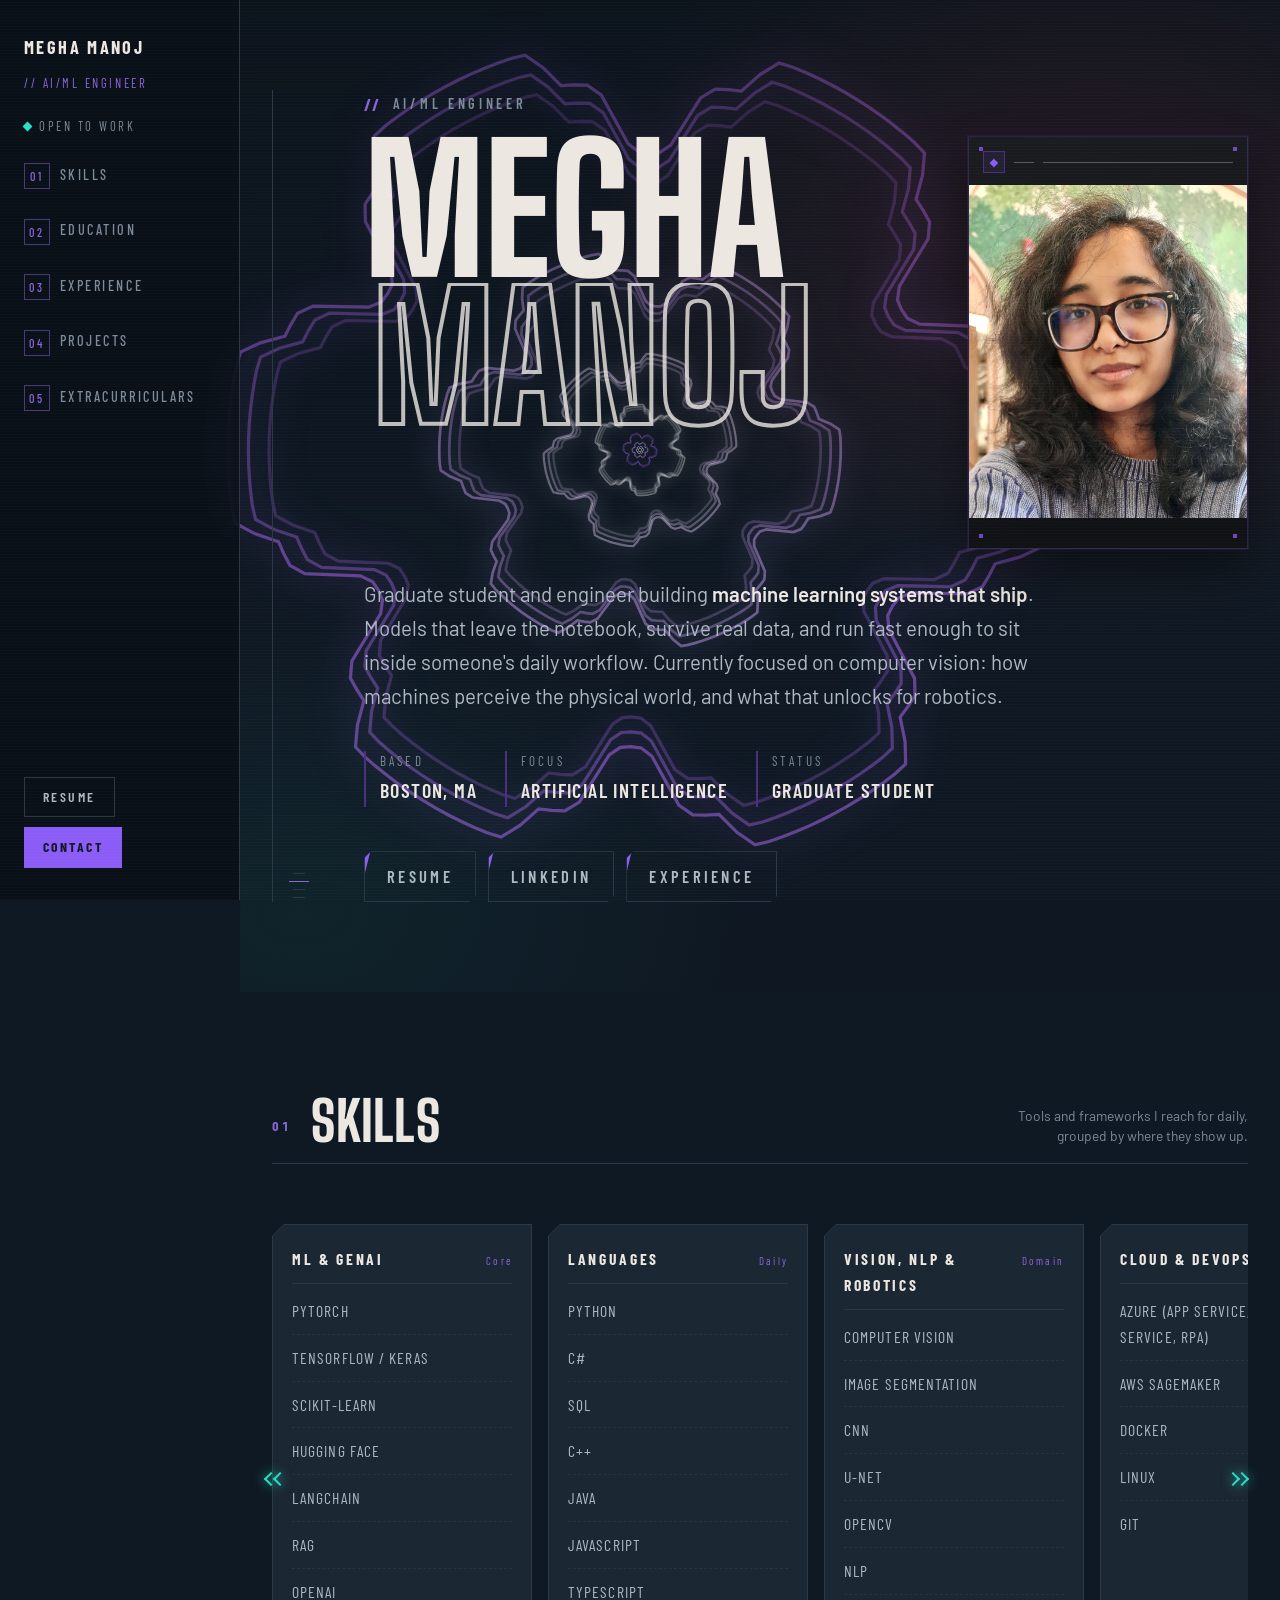
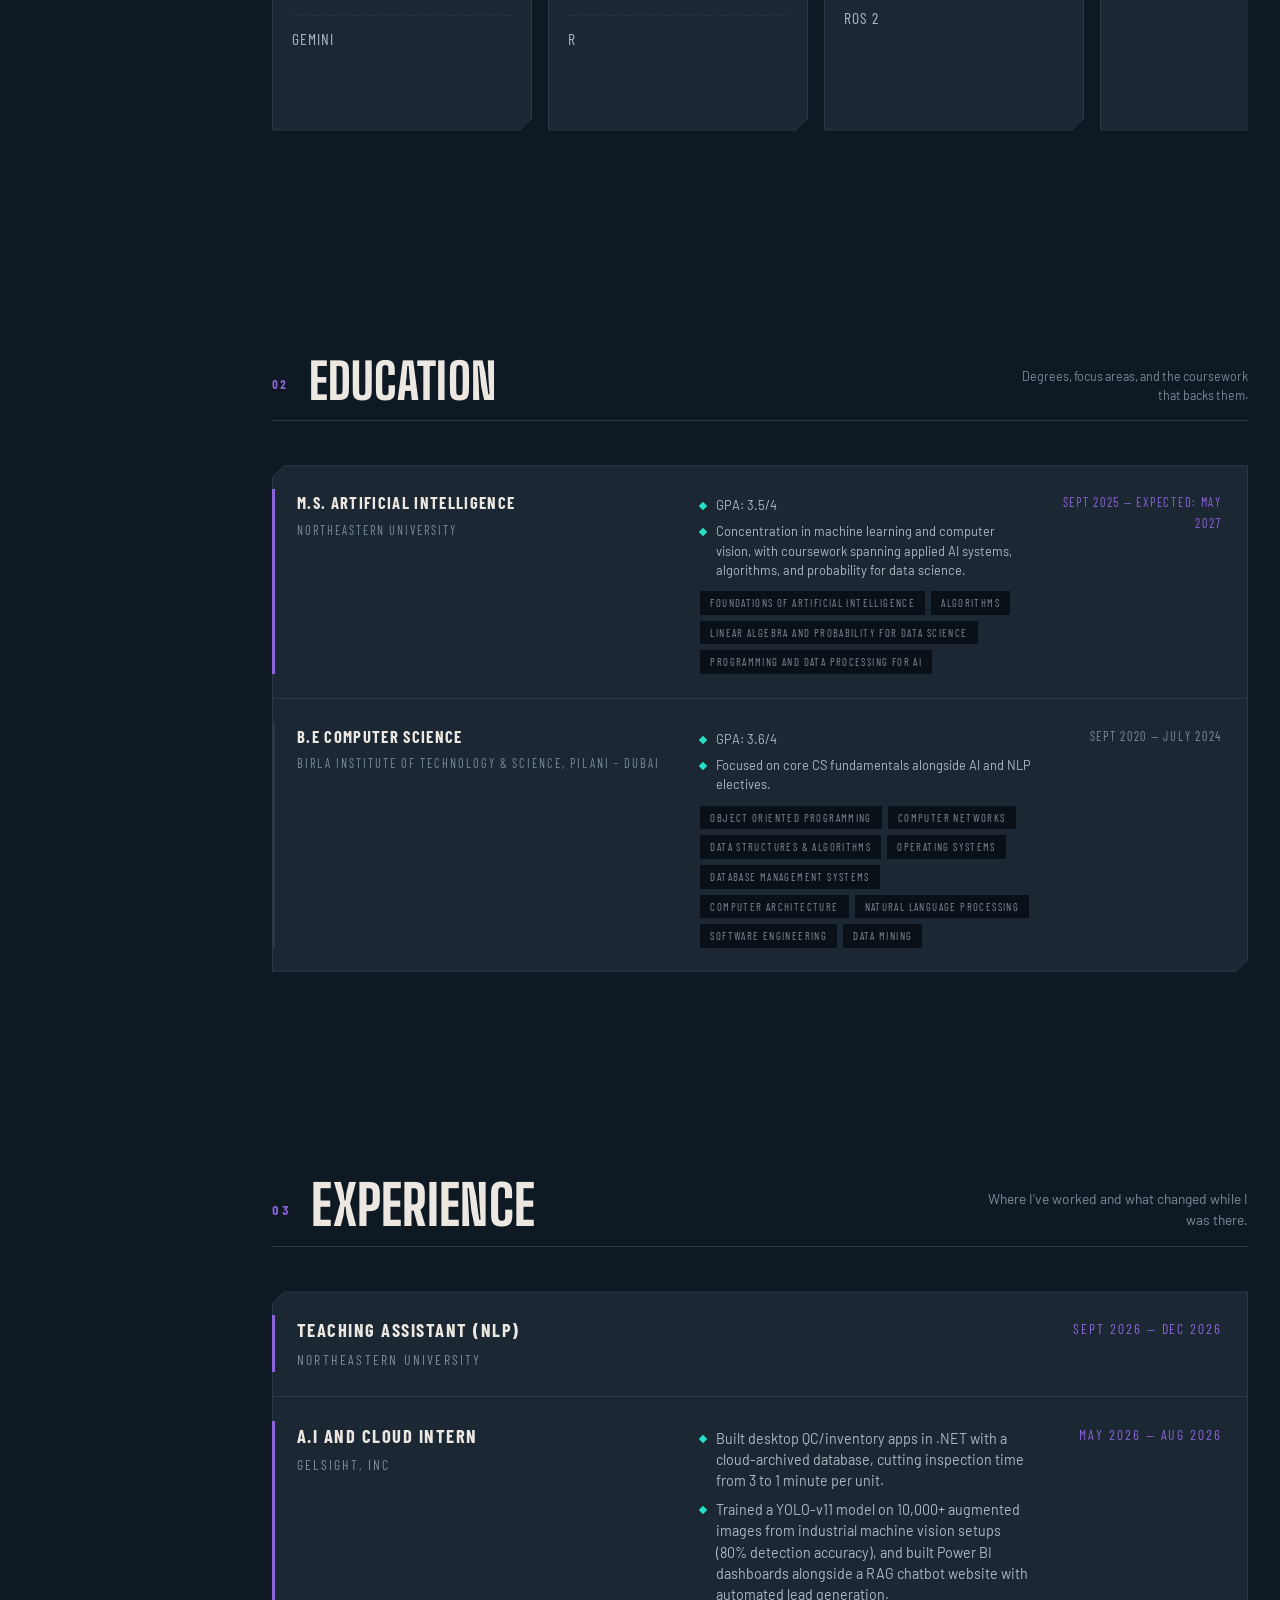
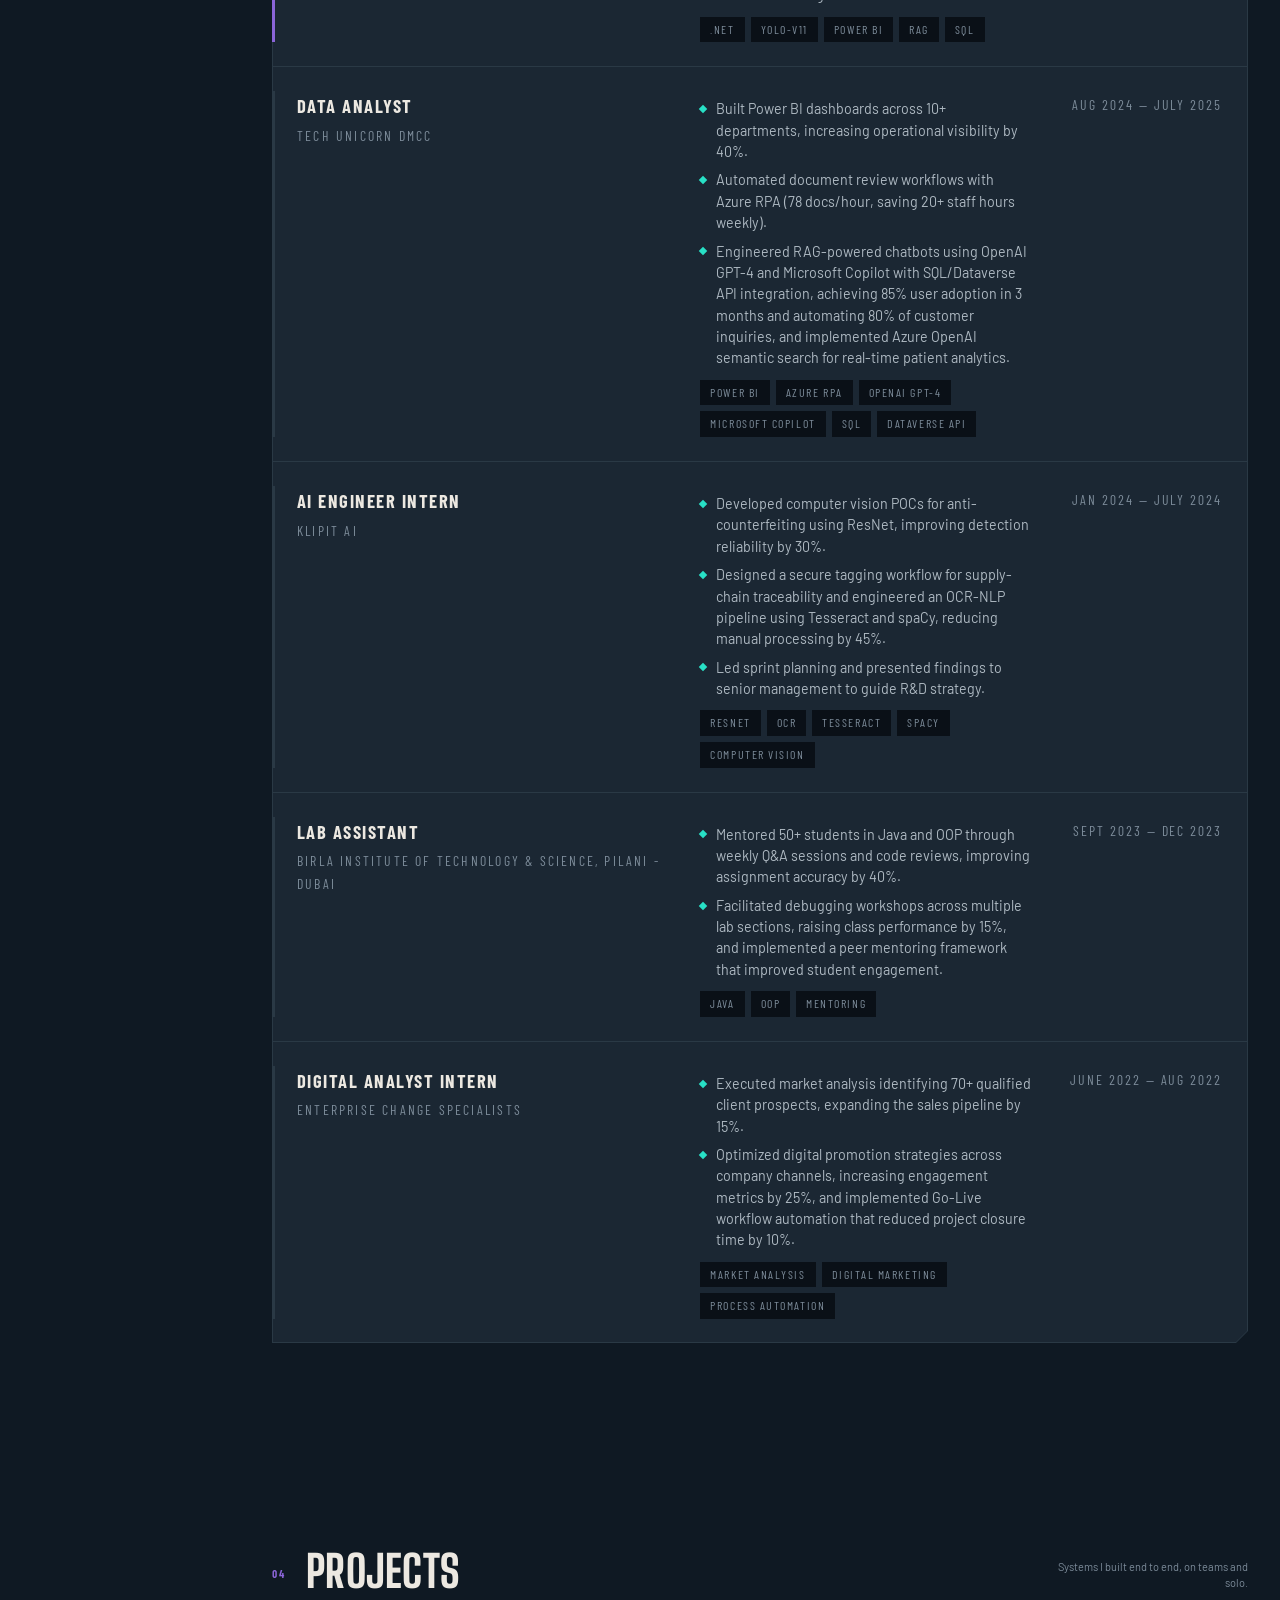
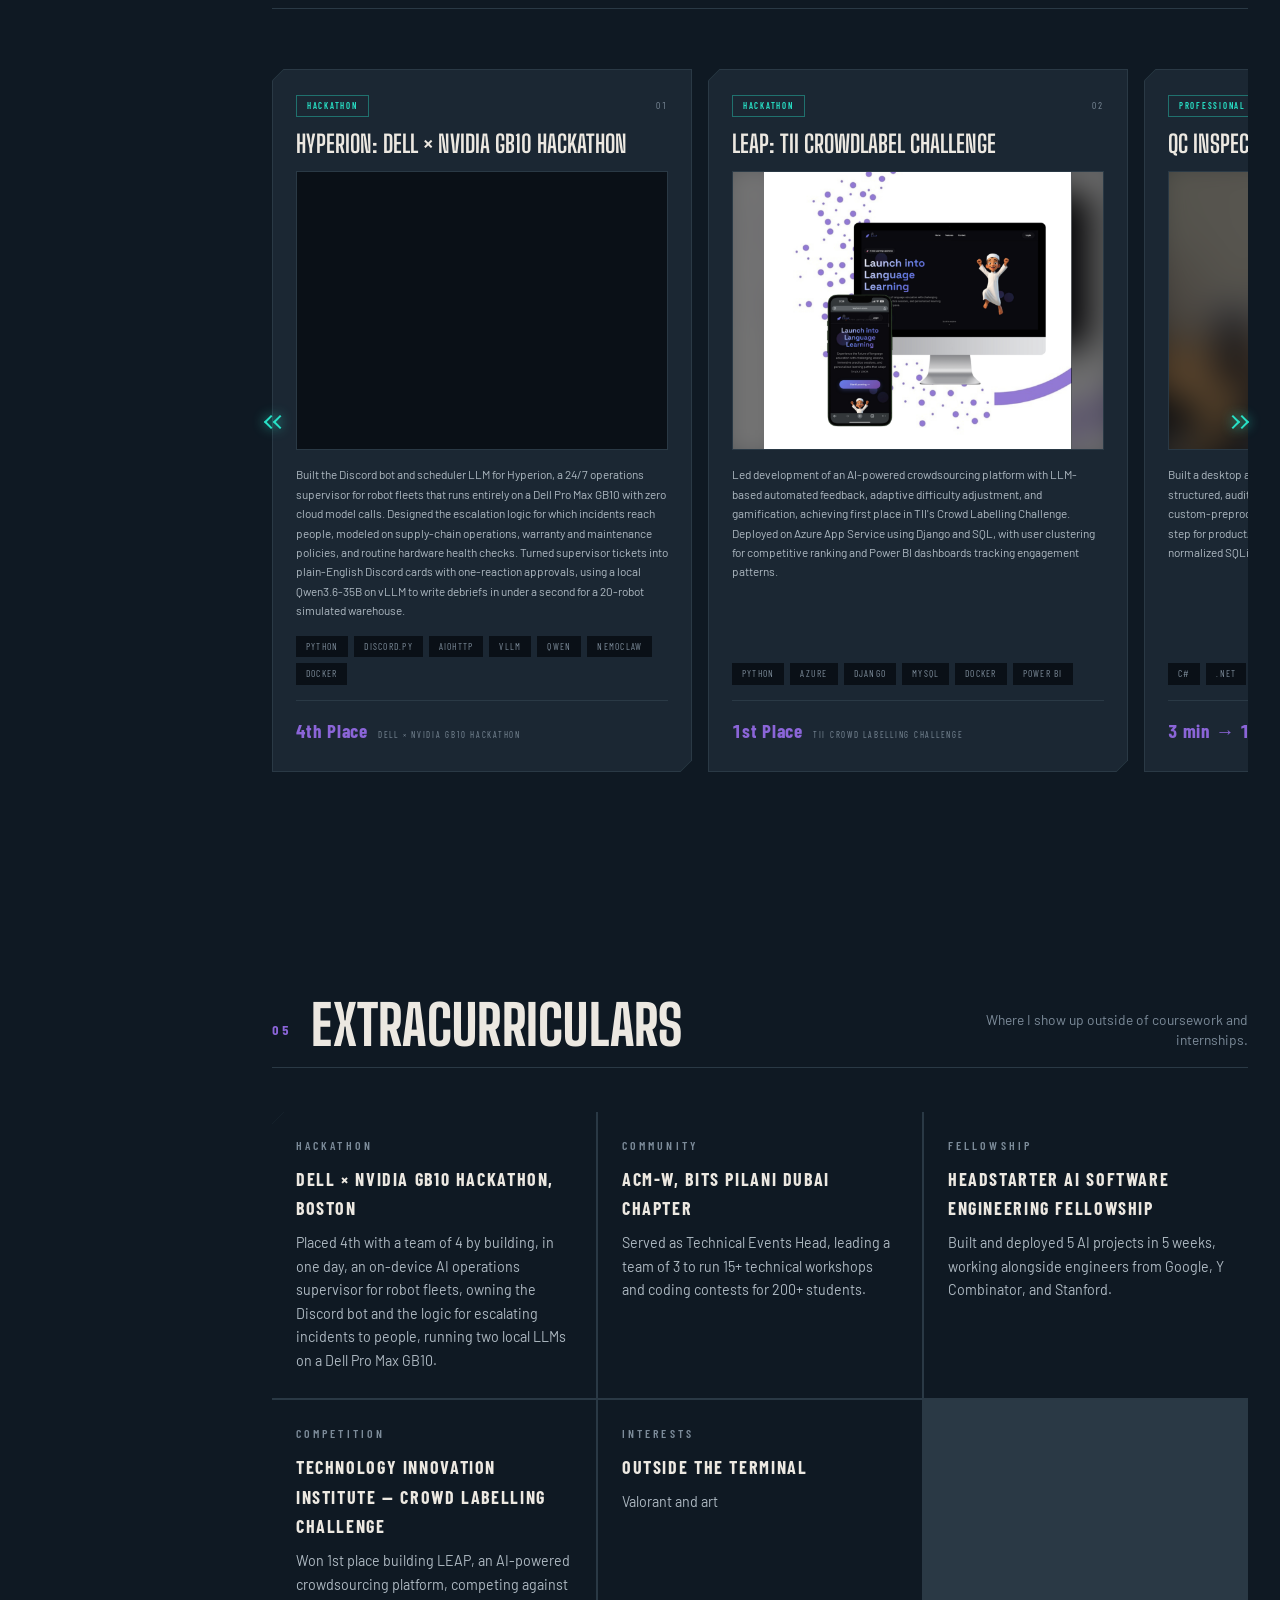
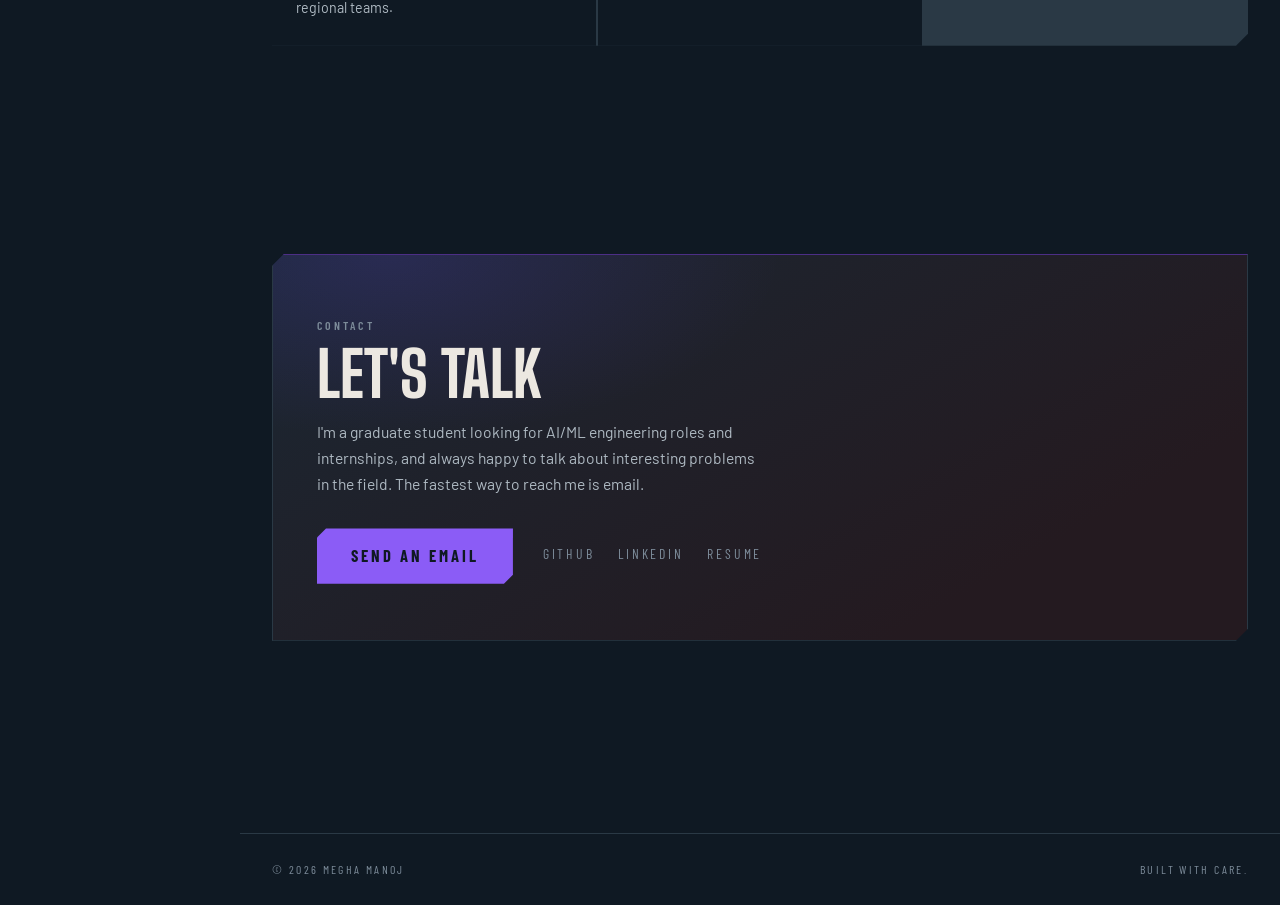
<file: index.html>
<!DOCTYPE html>
<html lang="en">
<head>
<meta charset="utf-8">
<meta name="viewport" content="width=device-width, initial-scale=1">
<title>Megha Manoj — AI/ML Engineer</title>
<meta name="description" content="Megha Manoj — AI/ML Engineer. Machine learning for computer vision, 3D sensing, and measurement systems.">
<link rel="preconnect" href="https://fonts.googleapis.com">
<link rel="preconnect" href="https://fonts.gstatic.com" crossorigin>
<link href="https://fonts.googleapis.com/css2?family=Big+Shoulders+Display:wght@500;700;800&family=Barlow:wght@400;500;600&family=Barlow+Condensed:wght@400;500;600;700&display=swap" rel="stylesheet">
<link rel="stylesheet" href="style2.css?v=3">

<!--
  ─────────────────────────────────────────────────────────────
  CONTENT LIVES IN data.json (same file index.html uses)
  The markup below is only a fallback. When served over http,
  data.json is fetched and replaces the hero, skills, education,
  experience, projects, extracurriculars, contact and footer.

  Run it locally:   python -m http.server 8000
  Then open:        http://localhost:8000/index2.html

  PLAYER CARD PHOTO
  Drop a headshot next to this file named  profile.jpg
  If it's missing, the card falls back to initials automatically.
  ─────────────────────────────────────────────────────────────
-->

</head>
<body>

<canvas id="seal" aria-hidden="true"></canvas>

<a class="skip" href="#main">Skip to content</a>

<header class="bar">
  <div class="bar__id">
    <a href="#home"><b>Megha Manoj</b></a>
    <span>AI/ML Engineer</span>
  </div>
  <div class="bar__status"><i class="dot"></i>Open to work</div>
  <nav class="sidenav" aria-label="Sections">
    <a href="#skills"><span class="sidenav__n" aria-hidden="true">01</span> Skills</a>
    <a href="#education"><span class="sidenav__n" aria-hidden="true">02</span> Education</a>
    <a href="#experience"><span class="sidenav__n" aria-hidden="true">03</span> Experience</a>
    <a href="#projects"><span class="sidenav__n" aria-hidden="true">04</span> Projects</a>
    <a href="#extracurriculars"><span class="sidenav__n" aria-hidden="true">05</span> Extracurriculars</a>
  </nav>
  <div class="bar__cta">
    <!-- EDIT: point at your actual resume file -->
    <a class="pill" href="https://drive.google.com/file/d/1cXb5g3CDshN0Isy0Rhmsj8urDgG_Ba1K/view?usp=drivesdk">Resume</a>
    <a class="pill pill--solid" href="#contact">Contact</a>
  </div>
</header>

<main id="main">

  <section class="hero" id="home">
    <div class="wrap hero__grid">
      <div class="rail">
        <span class="rail__txt" aria-hidden="true"></span>
        <div class="rail__ticks" aria-hidden="true"><i></i><i></i><i></i><i></i></div>
      </div>
      <div>
        <p class="eyebrow"><i aria-hidden="true">//</i><span class="label">AI/ML Engineer</span></p>

        <div class="hero__top">
          <h1 class="name">
            <span class="reveal">Megha</span>
            <span class="l2 reveal d2">Manoj</span>
          </h1>

          <!-- ISO-themed player card, styled after a Valorant agent-reveal card —
               drop a headshot named profile.jpg next to this file -->
          <aside class="playercard" aria-label="Player card">
            <div class="playercard__frame">
              <i class="playercard__corner playercard__corner--tl" aria-hidden="true"></i>
              <i class="playercard__corner playercard__corner--tr" aria-hidden="true"></i>
              <i class="playercard__corner playercard__corner--bl" aria-hidden="true"></i>
              <i class="playercard__corner playercard__corner--br" aria-hidden="true"></i>

              <div class="playercard__topline">
                <span class="playercard__badge" aria-hidden="true">◆</span>
                <i class="playercard__rule playercard__rule--sm"></i>
                <i class="playercard__rule playercard__rule--lg"></i>
              </div>

              <div class="playercard__art">
                <img src="profile.jpg" alt="Megha Manoj" loading="lazy" onerror="this.parentElement.classList.add('playercard__art--empty'); this.remove();">
                <span class="playercard__art-fallback" aria-hidden="true">MM</span>
              </div>

              <div class="playercard__foot">
                
                
              </div>
            </div>
          </aside>
        </div>

        <!-- EDIT: rewrite in your own words -->
        <p class="tagline">Graduate student and engineer building <strong>machine learning systems that ship</strong> — models that leave the notebook, survive real data, and run fast enough to sit inside someone's daily workflow.</p>
        <dl class="facts">
          <div class="fact"><dt>Based</dt><dd>Boston, MA</dd></div>
          <div class="fact"><dt>Focus</dt><dd>Artificial Intelligence</dd></div>
          <div class="fact"><dt>Status</dt><dd>Graduate Student</dd></div>
        </dl>
        <nav class="jump" aria-label="Jump to section">
          <a href="https://drive.google.com/file/d/1cXb5g3CDshN0Isy0Rhmsj8urDgG_Ba1K/view?usp=drivesdk"><span>Resume</span></a>
          <a href="#https://www.linkedin.com/in/megha-manoj-cs"><span>Linkedin</span></a>
          <a href="#experience"><span>Experience</span></a>

        </nav>
      </div>
    </div>
  </section>

  <!-- ══════════ 01 SKILLS ══════════ -->
  <section id="skills">
    <div class="wrap">
      <div class="sechead fade">
        <span class="sechead__n">01</span>
        <h2>Skills</h2>
        <p></p>
      </div>
      <!-- EDIT: every item below -->
      <div class="hscroll-wrap">
        <button type="button" class="scroll-arrow scroll-arrow--left" aria-label="Scroll left"><i aria-hidden="true"></i><i aria-hidden="true"></i></button>
        <div class="skills hscroll">
          <div class="col notch fade">
            <div class="col__h"><b>Machine Learning</b><i>Core</i></div>
            <ul>
              <li>PyTorch</li>
              <li>TensorFlow / Keras</li>
              <li>scikit-learn</li>
              <li>Hugging Face</li>
              <li>ONNX Runtime</li>
            </ul>
          </div>
          <div class="col notch fade">
            <div class="col__h"><b>Languages &amp; Data</b><i>Daily</i></div>
            <ul>
              <li>Python</li>
              <li>SQL</li>
              <li>C++</li>
              <li>NumPy / Pandas</li>
              <li>Polars</li>
            </ul>
          </div>
          <div class="col notch fade">
            <div class="col__h"><b>Modeling</b><i>Domain</i></div>
            <ul>
              <li>CNNs &amp; ViTs</li>
              <li>Semantic segmentation</li>
              <li>3D reconstruction</li>
              <li>Self-supervised learning</li>
              <li>Model compression</li>
            </ul>
          </div>
          <div class="col notch fade">
            <div class="col__h"><b>Platform</b><i>MLOps</i></div>
            <ul>
              <li>Docker</li>
              <li>AWS / S3 / EC2</li>
              <li>MLflow</li>
              <li>Weights &amp; Biases</li>
              <li>CI/CD pipelines</li>
            </ul>
          </div>
        </div>
        <button type="button" class="scroll-arrow scroll-arrow--right" aria-label="Scroll right"><i aria-hidden="true"></i><i aria-hidden="true"></i></button>
      </div>
    </div>
  </section>

  <!-- ══════════ 02 EDUCATION ══════════ -->
  <section id="education">
    <div class="wrap">
      <div class="sechead fade">
        <span class="sechead__n">02</span>
        <h2>Education</h2>
        <p>Degrees, focus areas, and the coursework that backs them.</p>
      </div>
      <!-- EDIT: degrees, schools, dates, coursework -->
      <div class="board notch fade">
        <article class="job job--now">
          <i class="job__mark" aria-hidden="true"></i>
          <div>
            <b>M.S. Artificial Intelligence</b>
            <span class="job__org">University name</span>
          </div>
          <div>
            <p>Concentration in machine learning and computer vision. Thesis or capstone topic in one line.</p>
            <ul class="tags"><li>Deep Learning</li><li>Computer Vision</li><li>NLP</li><li>Optimization</li></ul>
          </div>
          <time datetime="2025">2025 — Present</time>
        </article>
        <article class="job">
          <i class="job__mark" aria-hidden="true"></i>
          <div>
            <b>B.S. Computer Science</b>
            <span class="job__org">University name</span>
          </div>
          <div>
            <p>Minor or concentration, honors, GPA if it helps you — drop this line if it doesn't.</p>
            <ul class="tags"><li>Algorithms</li><li>Linear Algebra</li><li>Statistics</li><li>Systems</li></ul>
          </div>
          <time datetime="2021">2021 — 2025</time>
        </article>
      </div>
    </div>
  </section>

  <!-- ══════════ 03 EXPERIENCE ══════════ -->
  <section id="experience">
    <div class="wrap">
      <div class="sechead fade">
        <span class="sechead__n">03</span>
        <h2>Experience</h2>
        <p>Where I've worked and what changed while I was there.</p>
      </div>
      <!-- EDIT: roles, orgs, dates, and one-line outcomes -->
      <div class="board notch fade">
        <article class="job job--now">
          <i class="job__mark" aria-hidden="true"></i>
          <div>
            <b>AI/ML Engineer</b>
            <span class="job__org">GelSight</span>
          </div>
          <p>Vision models for tactile surface measurement — training, evaluation, and the pipeline that gets them into the product.</p>
          <time datetime="2024">2024 — Present</time>
        </article>
        <article class="job">
          <i class="job__mark" aria-hidden="true"></i>
          <div>
            <b>Machine Learning Intern</b>
            <span class="job__org">Company name</span>
          </div>
          <p>Built and benchmarked a defect-classification model, taking it from prototype to a reproducible training pipeline.</p>
          <time datetime="2023">Summer 2023</time>
        </article>
        <article class="job">
          <i class="job__mark" aria-hidden="true"></i>
          <div>
            <b>Undergraduate Research Assistant</b>
            <span class="job__org">University lab</span>
          </div>
          <p>Data collection and model experiments for a perception project; co-authored the resulting workshop paper.</p>
          <time datetime="2022">2022 — 2023</time>
        </article>
      </div>
    </div>
  </section>

  <!-- ══════════ 04 PROJECTS ══════════ -->
  <section id="projects">
    <div class="wrap">
      <div class="sechead fade">
        <span class="sechead__n">04</span>
        <h2>Projects</h2>
        <p>Built end to end — problem, model, and the interface someone uses.</p>
      </div>
      <!-- EDIT: all three cards, including the metrics -->
      <div class="hscroll-wrap">
        <button type="button" class="scroll-arrow scroll-arrow--left" aria-label="Scroll left"><i aria-hidden="true"></i><i aria-hidden="true"></i></button>
        <div class="cards hscroll">
          <article class="card notch fade">
            <div class="card__top"><span class="card__kind">Deployed</span><span class="card__n">01</span></div>
            <h3>Project One</h3>
            <p>One or two sentences on the problem, the approach you took, and what it does now that it didn't before. Keep it concrete.</p>
            <ul class="tags"><li>PyTorch</li><li>OpenCV</li><li>FastAPI</li><li>Docker</li></ul>
            <div class="card__stat"><b>00%</b><span>Headline metric</span></div>
          </article>
          <article class="card notch fade">
            <div class="card__top"><span class="card__kind">Research</span><span class="card__n">02</span></div>
            <h3>Project Two</h3>
            <p>What question you were answering, what you tried, and the result — including the part that didn't work if it's interesting.</p>
            <ul class="tags"><li>Transformers</li><li>Hugging Face</li><li>W&amp;B</li><li>Python</li></ul>
            <div class="card__stat"><b>0.00</b><span>Score / baseline</span></div>
          </article>
          <article class="card notch fade">
            <div class="card__top"><span class="card__kind">Open source</span><span class="card__n">03</span></div>
            <h3>Project Three</h3>
            <p>A tool or library you released. Say who it's for and what it saves them, then link the repo from the title.</p>
            <ul class="tags"><li>Python</li><li>NumPy</li><li>CLI</li><li>PyPI</li></ul>
            <div class="card__stat"><b>000</b><span>Stars / users</span></div>
          </article>
        </div>
        <button type="button" class="scroll-arrow scroll-arrow--right" aria-label="Scroll right"><i aria-hidden="true"></i><i aria-hidden="true"></i></button>
      </div>
    </div>
  </section>

  <!-- ══════════ 05 EXTRACURRICULARS ══════════ -->
  <section id="extracurriculars">
    <div class="wrap">
      <div class="sechead fade">
        <span class="sechead__n">05</span>
        <h2>Extracurriculars</h2>
        <p>The things outside the job description.</p>
      </div>
      <!-- EDIT: all four -->
      <div class="extras notch fade">
        <div class="extra">
          <span class="label">Community</span>
          <b>Organization name</b>
          <p>Your role and what you did — mentoring, running events, leading a chapter.</p>
        </div>
        <div class="extra">
          <span class="label">Teaching</span>
          <b>Workshop or course</b>
          <p>What you taught, to whom, and roughly how many people came through it.</p>
        </div>
        <div class="extra">
          <span class="label">Competition</span>
          <b>Hackathon or Kaggle</b>
          <p>The event, what you built or placed, and the team you did it with.</p>
        </div>
        <div class="extra">
          <span class="label">Interests</span>
          <b>Outside the terminal</b>
          <p>Something human — the hobby, the sport, the instrument. One line is plenty.</p>
        </div>
      </div>
    </div>
  </section>

  <!-- ══════════ CONTACT ══════════ -->
  <section id="contact">
    <div class="wrap">
      <div class="contact notch fade">
        <span class="label">Contact</span>
        <h2>Let's talk</h2>
        <!-- EDIT -->
        <p>I'm a graduate student looking for AI/ML engineering roles and internships, and always happy to talk about interesting problems in the field. The fastest way to reach me is email.</p>
        <div class="contact__row">
          <a class="btn" href="mailto:manojmegha2002@gmail.com">Send an email</a>
          <div class="links">
            <!-- EDIT: real URLs -->
            <a href="https://github.com/mochi-bunny">GitHub</a>
            <a href="https://www.linkedin.com/in/megha-manoj-cs">LinkedIn</a>
            <a href="https://drive.google.com/file/d/1cXb5g3CDshN0Isy0Rhmsj8urDgG_Ba1K/view?usp=drivesdk">Resume</a>
            <a href="#">Google Scholar</a>
          </div>
        </div>
      </div>
    </div>
  </section>

</main>

<footer>
  <div class="wrap foot">
    <p>&copy; 2026 Megha Manoj</p>
    <p></p>
  </div>
</footer>

<script>
(function(){
  var DATA_URL = 'data.json';

  /* ─────────── DOM helpers ───────────
     Everything is built with textContent, never innerHTML, so characters
     like & and # in your data are safe and need no escaping in the JSON. */
  function q(sel, root){ return (root || document).querySelector(sel); }
  function node(tag, cls, text){
    var n = document.createElement(tag);
    if (cls) n.className = cls;
    if (text !== undefined && text !== null && text !== '') n.textContent = text;
    return n;
  }
  function fill(parent, kids){
    if (!parent) return null;
    parent.innerHTML = '';
    kids.forEach(function(k){ if (k) parent.appendChild(k); });
    return parent;
  }
  function setText(sel, text){
    var n = q(sel);
    if (n && text !== undefined && text !== null) n.textContent = text;
  }
  function tagList(items){
    if (!items || !items.length) return null;
    var ul = node('ul', 'tags');
    items.forEach(function(t){ ul.appendChild(node('li', null, t)); });
    return ul;
  }
  function pointList(items){
    if (!items || !items.length) return null;
    var ul = node('ul', 'job__points');
    items.forEach(function(t){ ul.appendChild(node('li', null, t)); });
    return ul;
  }
  function pad(n){ return (n < 10 ? '0' : '') + n; }
  function period(a, b){
    a = (a || '').trim(); b = (b || '').trim();
    if (!a) return b;
    return a + ' — ' + (b || 'Present');
  }
  function yearOf(s){ var m = String(s || '').match(/\d{4}/); return m ? m[0] : null; }
  function external(a, url){
    if (/^https?:/i.test(url || '')) { a.target = '_blank'; a.rel = 'noopener noreferrer'; }
    return a;
  }
  function initials(name){
    return String(name || '').trim().split(/\s+/).map(function(p){ return p[0] || ''; }).join('').slice(0, 2).toUpperCase();
  }

  /* A row in the Education or Experience board — same shape for both. */
  function boardRow(o){
    var art = node('article', 'job' + (o.current ? ' job--now' : ''));

    var mark = node('i', 'job__mark');
    mark.setAttribute('aria-hidden', 'true');
    art.appendChild(mark);

    var head = node('div');
    head.appendChild(node('b', null, o.heading));
    if (o.sub) head.appendChild(node('span', 'job__org', o.sub));
    art.appendChild(head);

    var body = node('div');
    if (Array.isArray(o.description)) {
      var points = pointList(o.description);
      if (points) body.appendChild(points);
    } else if (o.description) {
      body.appendChild(node('p', null, o.description));
    }
    var tags = tagList(o.tags);
    if (tags) body.appendChild(tags);
    art.appendChild(body);

    var t = node('time', null, o.period);
    var y = yearOf(o.since);
    if (y) t.setAttribute('datetime', y);
    art.appendChild(t);

    return art;
  }

  /* ─────────── Section renderers ─────────── */
  function renderProfile(p){
    if (!p) return;
    if (p.name && p.role) document.title = p.name + ' — ' + p.role;
    setText('.bar__id b', p.name);
    setText('.bar__id span', p.role);
    setText('.eyebrow .label', p.role);
    setText('.rail__txt', p.railText || '');

    var parts = String(p.name || '').trim().split(/\s+/);
    setText('.name .reveal:not(.l2)', parts.shift() || '');
    setText('.name .l2', parts.join(' '));

    // Keep the player card in sync with the same profile data.
    var pcParts = String(p.name || '').trim().split(/\s+/);
    setText('.playercard__name .first', pcParts.shift() || '');
    setText('.playercard__name .last', pcParts.join(' '));
    if (p.name) setText('.playercard__art-fallback', initials(p.name));

    var tag = q('.tagline');
    if (tag && p.tagline) {
      tag.innerHTML = '';
      var i = p.taglineEmphasis ? p.tagline.indexOf(p.taglineEmphasis) : -1;
      if (i < 0) {
        tag.textContent = p.tagline;
      } else {
        tag.appendChild(document.createTextNode(p.tagline.slice(0, i)));
        tag.appendChild(node('strong', null, p.taglineEmphasis));
        tag.appendChild(document.createTextNode(p.tagline.slice(i + p.taglineEmphasis.length)));
      }
    }

    fill(q('.facts'), (p.facts || []).map(function(f){
      var d = node('div', 'fact');
      d.appendChild(node('dt', null, f.label));
      d.appendChild(node('dd', null, f.value));
      return d;
    }));

    var resume = q('.bar__cta .pill:not(.pill--solid)');
    if (resume && p.resumeUrl) external(resume, p.resumeUrl).href = p.resumeUrl;

    var mail = q('#contact .btn');
    if (mail && p.email) mail.href = 'mailto:' + p.email;
  }

  function renderNotes(notes){
    Object.keys(notes || {}).forEach(function(id){
      var el = q('#' + id + ' .sechead p');
      if (el) el.textContent = notes[id] || '';
    });
  }

  function renderSkills(groups){
    fill(q('.skills'), (groups || []).map(function(g){
      var col = node('div', 'col notch fade');
      var head = node('div', 'col__h');
      head.appendChild(node('b', null, g.group));
      if (g.note) head.appendChild(node('i', null, g.note));
      col.appendChild(head);
      var ul = node('ul');
      (g.items || []).forEach(function(it){ ul.appendChild(node('li', null, it)); });
      col.appendChild(ul);
      return col;
    }));
  }

  function renderEducation(list){
    fill(q('#education .board'), (list || []).map(function(e){
      return boardRow({
        heading: e.degree,
        sub: e.university,
        description: e.description,
        tags: e.coursework,
        period: period(e.startDate, e.endDate),
        since: e.startDate,
        current: e.current
      });
    }));
  }

  function renderExperience(list){
    fill(q('#experience .board'), (list || []).map(function(x){
      return boardRow({
        heading: x.title,
        sub: x.organization,
        description: x.description,
        tags: x.skills,
        period: period(x.startDate, x.endDate),
        since: x.startDate,
        current: x.current
      });
    }));
  }

  // Project media: { "src": "demo.mp4", "alt": "...", "poster": "thumb.jpg" }.
  // Videos (by extension, or "type": "video") autoplay muted on a loop like a
  // GIF; anything else is an <img>. Empty/missing src means no media.
  function hasMedia(pr){ return !!(pr && pr.media && pr.media.src); }

  function projectMedia(m){
    var frame = node('div', 'card__media');
    if (!m || !m.src) {
      frame.classList.add('card__media--empty');
      frame.setAttribute('aria-hidden', 'true');
      return frame;
    }
    var isVideo = m.type === 'video' || /\.(mp4|webm|mov|m4v|ogv)(\?|#|$)/i.test(m.src);
    var el;
    if (isVideo) {
      el = node('video');
      el.muted = true; el.loop = true; el.autoplay = true; el.playsInline = true;
      el.preload = 'metadata';
      if (m.poster) el.poster = m.poster;
      if (m.alt) el.setAttribute('aria-label', m.alt);
    } else {
      el = node('img');
      el.alt = m.alt || '';
      el.loading = 'lazy';
      el.decoding = 'async';
    }
    el.src = m.src;
    var bg = isVideo ? m.poster : m.src;
    if (bg) frame.style.setProperty('--media-bg', 'url("' + encodeURI(bg) + '")');
    frame.appendChild(el);
    return frame;
  }

  function renderProjects(list){
    // If any card has media, every card gets a media slot (empty ones show a
    // blank frame) so titles, copy and stats stay aligned across the row.
    var anyMedia = (list || []).some(hasMedia);
    fill(q('.cards'), (list || []).map(function(pr, i){
      var card = node('article', 'card notch fade');

      var top = node('div', 'card__top');
      top.appendChild(node('span', 'card__kind', pr.kind || 'Project'));
      top.appendChild(node('span', 'card__n', pad(i + 1)));
      card.appendChild(top);

      var h3 = node('h3');
      if (pr.link) {
        var a = node('a', null, pr.name);
        a.href = pr.link;
        h3.appendChild(external(a, pr.link));
      } else {
        h3.textContent = pr.name || '';
      }
      card.appendChild(h3);

      if (anyMedia) card.appendChild(projectMedia(pr.media));

      if (pr.description) card.appendChild(node('p', null, pr.description));

      var tags = tagList(pr.skills);
      if (tags) card.appendChild(tags);

      if (pr.metric && pr.metric.value) {
        var stat = node('div', 'card__stat');
        stat.appendChild(node('b', null, pr.metric.value));
        if (pr.metric.label) stat.appendChild(node('span', null, pr.metric.label));
        card.appendChild(stat);
      }
      return card;
    }));
  }

  function renderExtras(list){
    fill(q('.extras'), (list || []).map(function(e){
      var d = node('div', 'extra');
      if (e.label) d.appendChild(node('span', 'label', e.label));
      d.appendChild(node('b', null, e.title));
      if (e.description) d.appendChild(node('p', null, e.description));
      return d;
    }));
  }

  function renderContact(c, links){
    if (c) {
      setText('#contact .contact h2', c.heading);
      setText('#contact .contact > p', c.body);
    }
    fill(q('.links'), (links || []).map(function(l){
      var a = node('a', null, l.label);
      a.href = l.url || '#';
      return external(a, l.url);
    }));
  }

  function renderFooter(f){
    if (!f) return;
    var p = document.querySelectorAll('.foot p');
    if (p[0] && f.left) p[0].textContent = f.left;
    if (p[1]) p[1].textContent = f.right || '';
  }

  function render(data){
    renderProfile(data.profile);
    renderNotes(data.sectionNotes);
    renderSkills(data.skills);
    renderEducation(data.education);
    renderExperience(data.experience);
    renderProjects(data.projects);
    renderExtras(data.extracurriculars);
    renderContact(data.contact, data.links);
    renderFooter(data.footer);
  }

  /* ─────────── Behaviour (runs after render, so it sees new nodes) ─────────── */
  function init(){
    // Reveal sections on scroll
    var io = new IntersectionObserver(function(entries){
      entries.forEach(function(en){
        if (en.isIntersecting){ en.target.classList.add('in'); io.unobserve(en.target); }
      });
    }, {threshold:.1, rootMargin:'0px 0px -6% 0px'});
    document.querySelectorAll('.fade').forEach(function(el, i){
      el.style.transitionDelay = (i % 4) * 60 + 'ms';
      io.observe(el);
    });

    // Underline the nav link for the section you're currently in
    var links = {};
    document.querySelectorAll('.sidenav a').forEach(function(a){
      links[a.getAttribute('href').slice(1)] = a;
    });
    var spy = new IntersectionObserver(function(entries){
      entries.forEach(function(en){
        var a = links[en.target.id];
        if (a) a.setAttribute('aria-current', en.isIntersecting ? 'true' : 'false');
      });
    }, {rootMargin:'-45% 0px -50% 0px'});
    Object.keys(links).forEach(function(id){
      var s = document.getElementById(id);
      if (s) spy.observe(s);
    });

    // Number keys jump to the matching section — 0 for home, 1-5 for the
    // sidenav sections in the same order their numbers are shown in.
    // Scrolls into view without touching location.hash, so a reload always
    // lands back on plain index.html.
    var sectionOrder = Object.keys(links);
    document.addEventListener('keydown', function(e){
      if (e.metaKey || e.ctrlKey || e.altKey) return;
      if (/^(INPUT|TEXTAREA|SELECT)$/.test(document.activeElement.tagName)) return;
      if (e.key !== '0' && !/^[1-9]$/.test(e.key)) return;
      var n = parseInt(e.key, 10);
      if (n > sectionOrder.length) return;
      var targetId = n === 0 ? 'home' : sectionOrder[n - 1];
      var target = document.getElementById(targetId);
      if (target) target.scrollIntoView({ behavior: 'smooth', block: 'start' });
    });

    // Skills / Projects horizontal scroll strips — arrow buttons page the
    // strip by one card's width (+ gap) at a time.
    document.querySelectorAll('.hscroll-wrap').forEach(function(wrap){
      var track = wrap.querySelector('.hscroll');
      var left = wrap.querySelector('.scroll-arrow--left');
      var right = wrap.querySelector('.scroll-arrow--right');
      if (!track) return;
      function step(){
        var item = track.firstElementChild;
        if (!item) return track.clientWidth;
        var gap = parseFloat(getComputedStyle(track).columnGap) || 0;
        return item.getBoundingClientRect().width + gap;
      }
      if (left) left.addEventListener('click', function(){
        track.scrollBy({ left: -step(), behavior: 'smooth' });
      });
      if (right) right.addEventListener('click', function(){
        track.scrollBy({ left: step(), behavior: 'smooth' });
      });
    });
  }

  /* ─────────── Boot ───────────
     The markup already in this file is the fallback. If data.json loads,
     it overwrites that markup; if it doesn't, the page still renders.
     Note: fetch() is blocked on file:// URLs, so opening index2.html by
     double-clicking will always use the fallback. Serve the folder instead:
       python -m http.server 8000     →  http://localhost:8000/index2.html */
  fetch(DATA_URL, {cache: 'no-cache'})
    .then(function(r){
      if (!r.ok) throw new Error(DATA_URL + ' returned HTTP ' + r.status);
      return r.json();
    })
    .then(render)
    .catch(function(err){
      console.warn('[portfolio] Using built-in fallback content — ' + err.message +
                   '\nIf you opened this file directly, serve the folder instead: python -m http.server 8000');
    })
    .then(init, init);
})();
</script>

<!-- NeonMandala — a small parameterized kaleidoscope-flower renderer for the
     #seal background. Nested self-similar petal rings (folds/tipSpan/
     shoulder/valley shape the silhouette), a hold-then-snap rotation per
     level (snapInterval/snapDuration/stagger — rippling across levels when
     rotateMode is "ripple"), a slow breathing pulse, and optional shockwave
     rings fired on every snap. Config lives entirely in the instantiation
     call below. -->
<script>
(function(global){
  function hexToRgb(hex){
    var m = String(hex).replace('#', '');
    if (m.length === 3) m = m.split('').map(function(c){ return c + c; }).join('');
    var n = parseInt(m, 16);
    return [(n >> 16) & 255, (n >> 8) & 255, n & 255];
  }
  function rgba(rgb, a){ return 'rgba(' + rgb[0] + ',' + rgb[1] + ',' + rgb[2] + ',' + Math.max(0, Math.min(1, a)) + ')'; }
  function mix(a, b, t){ return a.map(function(c, i){ return Math.round(c + (b[i] - c) * t); }); }
  function clamp(v, lo, hi){ return Math.max(lo, Math.min(hi, v)); }
  function easeInOutCubic(t){ return t < .5 ? 4 * t * t * t : 1 - Math.pow(-2 * t + 2, 3) / 2; }
  function easeOutCubic(t){ return 1 - Math.pow(1 - t, 3); }

  // Normalized petal radius (0..1) at angle theta: `folds` lobes, each built
  // from a valley -> shoulder -> flat tip -> shoulder -> valley profile.
  function petalRadius(theta, folds, tipSpan, shoulderAt, shoulderR, valleyR){
    var period = Math.PI * 2 / folds;
    var u = (((theta % period) + period) % period) / period;
    var uu = u <= .5 ? u : 1 - u;               // 0 (valley) .. .5 (tip)
    var tipHalf = clamp(tipSpan, 0, .95) * .45;
    var tipStart = .5 - tipHalf;
    var shoulderPos = clamp(shoulderAt, .01, .98) * tipStart;
    if (uu >= tipStart) return 1;
    if (uu >= shoulderPos){
      var t = (uu - shoulderPos) / Math.max(1e-4, tipStart - shoulderPos);
      return shoulderR + (1 - shoulderR) * easeInOutCubic(t);
    }
    var t2 = uu / Math.max(1e-4, shoulderPos);
    return valleyR + (shoulderR - valleyR) * easeInOutCubic(t2);
  }

  var DEFAULTS = {
    color: '#8B5CF6', coreColor: '#ffffff',
    folds: 8, tipSpan: .5, shoulderAt: .6, shoulderR: .82, valleyR: .55,
    levels: 5, levelScale: .55, levelRotate: 0,
    strokes: 1, strokeGap: .04, ringWidth: 2, widthTaper: .4, coreWidth: .3,
    glowWidth: 1,
    rotateMode: 'sync', snapDuration: 0, snapInterval: 0, stagger: 0,
    reverse: false, alternate: false, drift: .02, breathe: 1, cascade: 0,
    speed: 1, shockwaves: false,
    stillness: 1, pause: .3,            // rotateMode:'shudder' only — see _shudderAngle
    outerSweepDuration: 2.1,            // shudder only — how long the rim's big-ripple launch+coast takes
    core: false, coreSpeed: 1.6         // tiny self-similar copy at the center
  };

  function Mandala(target, opts){
    var el = typeof target === 'string' ? document.querySelector(target) : target;
    if (!el) throw new Error('NeonMandala.create: target not found — ' + target);

    this.canvas = el.tagName === 'CANVAS' ? el : (function(){
      var c = document.createElement('canvas');
      c.style.cssText = 'position:absolute;inset:0;width:100%;height:100%;display:block';
      el.appendChild(c);
      return c;
    })();
    this.ctx = this.canvas.getContext('2d');
    this.o = Object.assign({}, DEFAULTS, opts || {});
    this.glowMul = 1;
    this.colorRGB = hexToRgb(this.o.color);
    this.coreRGB = hexToRgb(this.o.coreColor);
    this.reduceMotion = matchMedia('(prefers-reduced-motion: reduce)').matches;
    this.running = false;
    this.t0 = performance.now();
    this.lastSnap = [];   // last completed snap index per level, for shockwaves
    this.shocks = [];     // active shockwave pulses: {born, level}

    var self = this;
    addEventListener('resize', function(){ self._resize(); });
    document.addEventListener('visibilitychange', function(){
      if (document.hidden) self.stop(); else if (!self.reduceMotion) self.start();
    });

    this._resize();
    if (this.reduceMotion) this._draw(performance.now());
    else this.start();
  }

  Mandala.prototype._resize = function(){
    var c = this.canvas;
    this.dpr = Math.min(devicePixelRatio || 1, 2);
    this.W = c.clientWidth || innerWidth;
    this.H = c.clientHeight || innerHeight;
    c.width = Math.max(1, Math.round(this.W * this.dpr));
    c.height = Math.max(1, Math.round(this.H * this.dpr));
    this.ctx.setTransform(this.dpr, 0, 0, this.dpr, 0, 0);
  };

  // Rotation angle for level i on its own (possibly staggered) clock `te`.
  // `track` gates shockwave bookkeeping — the tiny core echo shares the same
  // level indices as the main rings, so it passes false to avoid double-
  // triggering (and double-counting) shockwaves off the same snaps.
  Mandala.prototype._levelAngle = function(i, te, track){
    var o = this.o;
    if (o.rotateMode === 'shudder') return this._shudderAngle(i, te, track);
    var dir = (o.alternate && i % 2 === 1) ? -1 : 1;
    if (o.reverse) dir *= -1;
    var staticOffset = (o.levelRotate || 0) * i * Math.PI / 180;
    var driftAngle = dir * (o.drift || 0) * te;

    var cycle = (o.snapInterval || 0) + (o.snapDuration || 0);
    if (cycle <= 0) return staticOffset + driftAngle + dir * .12 * te;

    var step = Math.PI * 2 / o.folds;
    var phase = ((te % cycle) + cycle) % cycle;
    var k = Math.floor(te / cycle);
    var angle;
    if (phase < o.snapInterval){
      angle = k * step;
    } else {
      var p = o.snapDuration > 0 ? (phase - o.snapInterval) / o.snapDuration : 1;
      angle = k * step + step * easeInOutCubic(clamp(p, 0, 1));
    }

    var finalAngle = staticOffset + driftAngle + dir * angle;

    if (track && o.shockwaves){
      if (this.lastSnap[i] === undefined) this.lastSnap[i] = k;
      else if (k > this.lastSnap[i]){
        this.lastSnap[i] = k;
        this.shocks.push({ born: te, level: i, rot: finalAngle });
      }
    }

    return finalAngle;
  };

  // A scripted double-ripple: stillness, then a small inside-out nudge that
  // settles, a pause, then a much harder inside-out ripple where the middle
  // rings whip round fast and stop short, the core barely twitches, and the
  // outer ring launches and coasts through most of a full turn before
  // drifting to a stop. With `alternate` on, every other ring mirrors the
  // whole thing (same timing, opposite direction); each ring's net rotation
  // from one full cycle persists into the next either way, so nothing
  // snaps back — it just keeps slowly advancing.
  Mandala.prototype._shudderAngle = function(i, te, track){
    var o = this.o;
    var levels = Math.max(1, o.levels | 0);
    var step = Math.PI * 2 / o.folds;
    var stagger = o.stagger || 0;
    var innerToOuter = levels - 1 - i;   // 0 at the core, biggest at the rim
    var isCore = i === levels - 1;
    var isOuter = i === 0;

    // Phase 1 — small ripple: every ring nudges by one lobe-width.
    var smallAmp = step;
    var smallDur = .4;
    var smallDelay = innerToOuter * stagger;
    var smallSpan = (levels - 1) * stagger + smallDur;

    // Phase 2 — big ripple: role-specific amplitude/duration/easing.
    var OUTER_BIG_DUR = o.outerSweepDuration || 2.1;
    var bigAmp, bigDur, bigEase;
    if (isCore){
      bigAmp = step * .4; bigDur = .18; bigEase = easeInOutCubic;
    } else if (isOuter){
      bigAmp = Math.PI * 2 * .85; bigDur = OUTER_BIG_DUR; bigEase = easeOutCubic;
    } else {
      bigAmp = Math.PI * 2 * .4; bigDur = .3; bigEase = easeInOutCubic;
    }
    var bigDelay = innerToOuter * stagger;
    // The rim both starts latest and runs longest, so its own finish time
    // is always the span's upper bound — no need to scan every ring's role.
    var bigSpan = (levels - 1) * stagger + OUTER_BIG_DUR;

    var cycleLen = (o.stillness || 0) + smallSpan + (o.pause || 0) + bigSpan + (o.pause || 0);
    var cycleIndex = Math.floor(te / cycleLen);
    var tc = te - cycleIndex * cycleLen;

    var smallStart = (o.stillness || 0) + smallDelay;
    var smallP = clamp((tc - smallStart) / smallDur, 0, 1);
    var smallVal = smallAmp * easeInOutCubic(smallP);

    var bigPhaseStart = (o.stillness || 0) + smallSpan + (o.pause || 0);
    var bigStart = bigPhaseStart + bigDelay;
    var bigP = clamp((tc - bigStart) / bigDur, 0, 1);
    var bigVal = bigAmp * bigEase(bigP);

    var perCycle = smallAmp + bigAmp;          // net persistent turn per full cycle
    // Alternating rings spin opposite ways — the whole choreographed
    // motion (small nudge + big ripple + cumulative carry-over) just gets
    // mirrored in sign for every other ring, timing untouched.
    var dir = (o.alternate && i % 2 === 1) ? -1 : 1;
    if (o.reverse) dir *= -1;
    // `drift` layers a constant smooth rotation under the whole
    // choreography (using the unwrapped `te`, not the cycle-local `tc`) —
    // set it above 0 if you don't want the stillness phase to be
    // perfectly frozen.
    var driftAngle = dir * (o.drift || 0) * te;
    var finalAngle = dir * (cycleIndex * perCycle + smallVal + bigVal) + driftAngle;

    if (track && o.shockwaves){
      if (this.lastSnap[i] === undefined) this.lastSnap[i] = cycleIndex;
      else if (cycleIndex > this.lastSnap[i]){
        this.lastSnap[i] = cycleIndex;
        this.shocks.push({ born: te, level: i, rot: finalAngle });
      }
    }

    return finalAngle;
  };

  // Traces one petal-ring path (same shape used by the rings and by the
  // shockwave echoes) at radius R, in the current (already
  // translated/rotated) canvas coordinate space.
  Mandala.prototype._tracePetal = function(R){
    var ctx = this.ctx, o = this.o;
    var steps = 180;
    ctx.beginPath();
    for (var p = 0; p <= steps; p++){
      var theta = (p / steps) * Math.PI * 2;
      var rf = petalRadius(theta, o.folds, o.tipSpan, o.shoulderAt, o.shoulderR, o.valleyR);
      var r = R * rf;
      var x = r * Math.cos(theta), y = r * Math.sin(theta);
      if (p === 0) ctx.moveTo(x, y); else ctx.lineTo(x, y);
    }
    ctx.closePath();
  };

  // Same petal shape as a ring, expanding and fading out from wherever it
  // fired, at the rotation that ring had at the moment it snapped.
  Mandala.prototype._drawShockwaves = function(baseR, t){
    if (!this.shocks.length) return;
    var ctx = this.ctx, o = this.o, keep = [];
    for (var i = 0; i < this.shocks.length; i++){
      var s = this.shocks[i];
      var age = t - s.born;
      if (age > 1.1){ continue; }
      keep.push(s);
      var R = baseR * Math.pow(o.levelScale, s.level) * (1 + age * 2.2);
      var alpha = (1 - age / 1.1) * .35 * this.glowMul;
      if (alpha <= 0 || R <= 0) continue;
      ctx.save();
      ctx.rotate(s.rot);
      this._tracePetal(R);
      ctx.strokeStyle = rgba(this.coreRGB, alpha);
      ctx.lineWidth = 1.5;
      ctx.shadowColor = rgba(this.coreRGB, alpha);
      ctx.shadowBlur = 18 * (o.glowWidth || 1) * this.glowMul;
      ctx.stroke();
      ctx.restore();
    }
    this.shocks = keep;
  };

  // Draws the full `levels` ring stack, scaled by `scaleMul` and running on
  // its own clock sped up by `speedMul`. Used once at full size for the main
  // flower, and again tiny + a little faster for the center's self-similar
  // echo — `track` gates whether that pass is allowed to fire shockwaves
  // (only the main pass should, so echoes of the same snap aren't doubled).
  Mandala.prototype._drawRingSet = function(baseR, t, scaleMul, speedMul, track){
    var ctx = this.ctx, o = this.o;
    var levels = Math.max(1, o.levels | 0);
    var strokes = Math.max(1, o.strokes | 0);
    var tt = t * (speedMul || 1);

    for (var i = levels - 1; i >= 0; i--){
      var levelFrac = levels > 1 ? i / (levels - 1) : 0;   // 0 outer .. 1 inner
      var staggerDelay = (o.rotateMode === 'ripple') ? i * (o.stagger || 0) : 0;
      var te = Math.max(0, tt - staggerDelay);

      var breathe = 1 + .06 * (o.breathe || 0) * Math.sin(tt * .8 - i * (o.cascade || 0) * Math.PI * 2);
      var R = baseR * scaleMul * Math.pow(o.levelScale, i) * breathe;
      var rot = this._levelAngle(i, te, track);
      var color = mix(this.colorRGB, this.coreRGB, levelFrac);
      var lineW = Math.max(o.ringWidth * o.coreWidth, o.ringWidth * (1 - (o.widthTaper || 0) * levelFrac)) * scaleMul;
      var alpha = clamp(.85 - levelFrac * .35, .15, .95);

      for (var s = 0; s < strokes; s++){
        var Rs = R * (1 - s * (o.strokeGap || 0));
        if (Rs <= 0) continue;
        ctx.save();
        ctx.rotate(rot);
        this._tracePetal(Rs);
        var sAlpha = alpha * (1 - s / (strokes + 1));
        ctx.strokeStyle = rgba(color, sAlpha);
        ctx.shadowColor = rgba(color, Math.min(1, sAlpha * 1.6));
        ctx.shadowBlur = (6 + (1 - levelFrac) * 14) * (o.glowWidth || 1) * this.glowMul;
        ctx.lineWidth = Math.max(.6, lineW);
        ctx.stroke();
        ctx.restore();
      }
    }
  };

  Mandala.prototype._draw = function(now){
    var ctx = this.ctx, o = this.o, W = this.W, H = this.H;
    var t = (now - this.t0) / 1000 * (o.speed || 1);

    // No opaque fill here — the canvas stays transparent so the page's own
    // background shows through; only the glowing strokes are drawn.
    ctx.clearRect(0, 0, W, H);

    var baseR = Math.min(W, H) * .46;

    ctx.save();
    ctx.translate(W / 2, H / 2);
    ctx.globalCompositeOperation = 'lighter';

    this._drawRingSet(baseR, t, 1, 1, true);

    if (o.core){
      // Continue the same geometric shrink (levelScale^levels) one step
      // further, right at the center — a smaller copy of the whole flower,
      // as if the pattern kept going inward forever.
      var levels = Math.max(1, o.levels | 0);
      var coreScale = Math.pow(o.levelScale, levels) * .9;
      this._drawRingSet(baseR, t, coreScale, o.coreSpeed || 1, false);
    }

    if (o.shockwaves) this._drawShockwaves(baseR, t);

    ctx.restore();
  };

  Mandala.prototype._frame = function(now){
    if (!this.running) return;
    this._draw(now);
    var self = this;
    this._raf = requestAnimationFrame(function(n){ self._frame(n); });
  };
  Mandala.prototype.start = function(){
    if (this.running) return this;
    this.running = true;
    var self = this;
    this._raf = requestAnimationFrame(function(n){ self._frame(n); });
    return this;
  };
  Mandala.prototype.stop = function(){
    this.running = false;
    if (this._raf) cancelAnimationFrame(this._raf);
    return this;
  };
  Mandala.prototype.setGlow = function(mul){
    this.glowMul = mul;
    if (this.reduceMotion) this._draw(performance.now());
    return this;
  };

  global.NeonMandala = {
    create: function(target, opts){ return new Mandala(target, opts); }
  };
})(window);
</script>

<script>
NeonMandala.create('#seal', {
  color: '#935fd3',
  coreColor: '#ffffff',
  folds: 6,
  tipSpan: 0.4,
  shoulderAt: 0.65,
  shoulderR: 0.9,
  valleyR: 0.72,
  levels: 4,
  levelScale: 0.47,
  levelRotate: 0,
  strokes: 3,
  strokeGap: 0.05,
  ringWidth: 3.2,
  widthTaper: 0.46,
  coreWidth: 0.23,
  glowWidth: 1.7,
  rotateMode: 'ripple',
  stillness: 1,
  pause: 0.25,
  stagger: 0.15,
  outerSweepDuration: 3.2,
  reverse: false,
  alternate: true,
  drift: 0.8,
  breathe: 1,
  cascade: 0.1,
  speed: 0.35,
  shockwaves: true,
  core: true,
  coreSpeed: 1.6
}).setGlow(1.2);
</script>
</body>
</html>
</file>
<file: style2.css>
/* ═══════════════════════════════════════════════════════════════
   index2.html stylesheet
   Everything you'd want to reskin lives in the :root block below —
   swap the color values or type-scale sizes and the whole page follows.
   ═══════════════════════════════════════════════════════════════ */
:root{
  /* ---------- Color palette — edit here to reskin ---------- */
  --ink:#0F1923;        /* page background        */
  --ink-2:#0A1017;      /* deeper wells, tag chips */
  --surface:#1B2733;    /* cards, panels          */
  --surface-2:#1E2B38;  /* card hover             */
  --line:#2A3945;       /* hairlines              */
  --bone:#ECE8E1;       /* headings, warm white   */
  --text:#AEB9C2;       /* body copy              */
  --muted:#7C8B99;      /* labels, meta           */

  --accent:#8b65d8;       /* marks & small text on dark */
  --accent-solid:#8B5CF6; /* filled buttons, bone text  */
  --accent-deep:#4C2E86;  /* quiet borders and ticks    */
  --cyan:#28E0C6;         /* cold accent — status dot, card tags */

  /* ISO purple — drives the player card frame and the background animation */
  --iso-violet:#8B5CF6;
  --iso-violet-dim:#4C2E86;
  --iso-black:#0A0612;

  /* ---------- Type scale — edit here to resize ---------- */
  --display:"Big Shoulders Display", Impact, sans-serif;
  --body:"Barlow", system-ui, -apple-system, sans-serif;
  --util:"Barlow Condensed", "Barlow", sans-serif;

  /* Font-size multiplier — scales every font on the page at once (spacing,
     cards and layout stay put). 1 = design size; e.g. .9 smaller, 1.1 larger. */
  --fs-scale:0.95;

  /* Per-section multipliers — stack on top of --fs-scale
     (a section's fonts = design size × --fs-scale × its own value). */
  --fs-sidebar:1.07;
  --fs-hero:1.2;
  --fs-skills:1;
  --fs-education:0.9;
  --fs-experience:1;
  --fs-projects:0.8;
  --fs-extracurriculars:1;
  --fs-contact:1;
  --fs-footer:1;

  --fs-root:16.5px;                     /* base body copy size          */
  --fs-hero-name:clamp(70px,12vw,188px);/* hero headline                */
  --fs-h2:clamp(36px,5.4vw,58px);       /* section headings             */
  --fs-tagline:18px;                    /* hero tagline paragraph       */
  --fs-card-h3:32px;                    /* project card titles          */
  --fs-job-title:19.5px;                /* education/experience titles  */
  --fs-fact-value:17.5px;               /* hero stat values             */
  --fs-nav:14px;                        /* rail section-nav links       */
  --fs-label:12.5px;                    /* small tracked-out labels     */
  --fs-card-stat:25px;                  /* project card metric number   */
  --fs-playercard-name:26px;            /* player-card name (bottom-left)*/

  --notch:12px;
  --sidebar-w:240px;
}

/* Per-section font scale wiring — see --fs-scale / --fs-<section> above. */
:root{--fs-s:var(--fs-scale)}
.bar{--fs-s:calc(var(--fs-scale) * var(--fs-sidebar))}
#home{--fs-s:calc(var(--fs-scale) * var(--fs-hero))}
#skills{--fs-s:calc(var(--fs-scale) * var(--fs-skills))}
#education{--fs-s:calc(var(--fs-scale) * var(--fs-education))}
#experience{--fs-s:calc(var(--fs-scale) * var(--fs-experience))}
#projects{--fs-s:calc(var(--fs-scale) * var(--fs-projects))}
#extracurriculars{--fs-s:calc(var(--fs-scale) * var(--fs-extracurriculars))}
#contact{--fs-s:calc(var(--fs-scale) * var(--fs-contact))}
body > footer{--fs-s:calc(var(--fs-scale) * var(--fs-footer))}
.bar,#home,#skills,#education,#experience,#projects,#extracurriculars,#contact,body > footer{
  font-size:calc(var(--fs-root) * var(--fs-s));
}

*{box-sizing:border-box;margin:0;padding:0}
html{scroll-behavior:smooth;scroll-padding-top:24px;overflow-x:hidden}
body{
  background:var(--ink);
  color:var(--text);
  font-family:var(--body);
  font-size:calc(var(--fs-root) * var(--fs-s));
  line-height:1.65;
  margin-left:var(--sidebar-w);
  max-width:100vw;
  -webkit-font-smoothing:antialiased;
  overflow-x:hidden;
}
body::before{
  content:"";position:fixed;inset:0;z-index:100;pointer-events:none;
  background:repeating-linear-gradient(0deg,rgba(236,232,225,.02) 0 1px,transparent 1px 3px);
}
a{color:inherit;text-decoration:none}
:focus-visible{outline:2px solid var(--accent);outline-offset:3px}
::selection{background:var(--accent);color:var(--ink)}

.skip{
  position:absolute;left:-9999px;top:0;z-index:200;
  background:var(--accent);color:var(--ink);padding:10px 18px;
  font-family:var(--util);letter-spacing:.16em;text-transform:uppercase;
}
.skip:focus{left:12px;top:12px}

.wrap{max-width:1120px;margin:0 auto;padding:0 32px}
.notch{clip-path:polygon(var(--notch) 0,100% 0,100% calc(100% - var(--notch)),calc(100% - var(--notch)) 100%,0 100%,0 var(--notch))}

.label{
  font-family:var(--util);font-weight:600;font-size:calc(var(--fs-label) * var(--fs-s));
  letter-spacing:.26em;text-transform:uppercase;color:var(--muted);
}

/* ---------- Interactive ISO background ----------
   Fixed behind everything (z-index:-1), painted by NeonMandala at the
   bottom of index2.html. No fill of its own — stays transparent so the
   body's own background shows through beneath the glowing strokes. */
#seal{
  position:fixed;inset:0;width:100vw;height:100vh;z-index:-1;
  display:block;
}

/* ───────────── Side bar ─────────────
   Same component, same design (colors, blur, border, fonts, dot animation,
   pill styles) — just reflowed as a fixed left column instead of a fixed
   top row. The nav now lives inside it, so it stays available at every
   scroll position instead of only within the hero. */
.bar{
  position:fixed;top:0;left:0;bottom:0;z-index:60;
  display:flex;flex-direction:column;align-items:flex-start;gap:22px;
  width:var(--sidebar-w);padding:32px 24px;
  background:rgba(10,16,23,.86);
  backdrop-filter:blur(12px);
  border-right:1px solid var(--line);
  overflow-y:auto;
}
.bar__id{display:flex;align-items:baseline;flex-wrap:wrap;gap:11px;flex:none}
.bar__id a{transition:opacity .2s}
.bar__id a:hover{opacity:.75}
.bar__id b{
  font-family:var(--util);font-weight:700;font-size:calc(18px * var(--fs-s));
  letter-spacing:.13em;text-transform:uppercase;color:var(--bone);
}
.bar__id span{
  font-family:var(--util);font-size:calc(var(--fs-label) * var(--fs-s));letter-spacing:.2em;
  text-transform:uppercase;color:var(--accent);
}
.bar__id span::before{content:"// "}
.bar__status{
  display:flex;align-items:center;gap:8px;flex:none;
  font-family:var(--util);font-size:calc(var(--fs-label) * var(--fs-s));letter-spacing:.2em;
  text-transform:uppercase;color:var(--muted);
}
.dot{width:7px;height:7px;background:var(--cyan);transform:rotate(45deg);animation:blip 2.4s infinite}
@keyframes blip{0%,100%{opacity:1}50%{opacity:.25}}
/* Same nav — same font, size, spacing, colors, hover/active states as
   before — just stacked in a column instead of a row. */
.sidenav{display:flex;flex-direction:column;gap:20px}
.sidenav a{
  font-family:var(--util);font-size:calc(var(--fs-nav) * var(--fs-s));font-weight:500;
  letter-spacing:.18em;text-transform:uppercase;color:var(--muted);
  padding:4px 0;border-bottom:1px solid transparent;
  transition:color .2s,border-color .2s;
}
.sidenav a:hover{color:var(--bone)}
.sidenav a[aria-current="true"]{color:var(--bone);border-color:var(--accent)}
.sidenav__n{
  display:inline-grid;place-items:center;vertical-align:middle;
  width:26px;height:26px;margin-right:4px;
  border:1px solid color-mix(in srgb, var(--accent) 50%, transparent);
  color:var(--accent);
  font-size:calc(12px * var(--fs-s));
}
.bar__cta{display:flex;flex-wrap:wrap;gap:10px;flex:none;margin-top:auto}
.pill{
  font-family:var(--util);font-size:calc(13.5px * var(--fs-s));font-weight:600;
  letter-spacing:.18em;text-transform:uppercase;
  padding:8px 18px;border:1px solid var(--line);color:var(--text);
  transition:border-color .2s,color .2s,background .2s;
}
.pill:hover{border-color:var(--muted);color:var(--bone)}
.pill--solid{background:var(--accent-solid);border-color:var(--accent-solid);color:var(--ink);font-weight:700}
.pill--solid:hover{background:var(--bone);border-color:var(--bone);color:var(--ink-2)}

/* ───────────── Hero ─────────────
   Base fill is translucent so the #seal canvas glows through. */
.hero{
  position:relative;min-height:92vh;display:flex;align-items:center;
  padding:90px 0;
  background:
    radial-gradient(820px 560px at 82% 26%,rgba(255,70,85,.11),transparent 68%),
    radial-gradient(620px 420px at 6% 92%,rgba(40,224,198,.05),transparent 72%),
    linear-gradient(180deg,rgba(10,16,23,.55),rgba(15,25,35,.32) 62%);
}
.hero__grid{display:grid;grid-template-columns:52px 1fr;gap:40px;width:100%}

.rail{
  border-left:1px solid var(--line);
  display:flex;flex-direction:column;align-items:center;justify-content:space-between;
  padding:4px 0;min-height:380px;
}
.rail__txt{
  writing-mode:vertical-rl;font-family:var(--util);font-size:calc(11.5px * var(--fs-s));
  letter-spacing:.44em;text-transform:uppercase;color:var(--muted);
}
.rail__ticks{display:flex;flex-direction:column;gap:7px;align-items:center}
.rail__ticks i{width:12px;height:1px;background:var(--line)}
.rail__ticks i:nth-child(2){background:var(--accent);width:20px}

.eyebrow{display:flex;align-items:center;gap:13px;margin-bottom:18px}
.eyebrow i{
  font-style:normal;font-family:var(--util);font-weight:700;
  font-size:calc(15px * var(--fs-s));letter-spacing:.05em;color:var(--accent);flex:none;
}

/* Name + player card share a row */
.hero__top{display:flex;align-items:flex-start;justify-content:space-between;gap:40px;flex-wrap:wrap}

.name{
  font-family:var(--display);font-weight:800;
  font-size:calc(var(--fs-hero-name) * var(--fs-s));line-height:.84;
  letter-spacing:-.005em;text-transform:uppercase;color:var(--bone);
  flex:1 1 420px;
}
.name .l2{
  display:block;color:transparent;
  -webkit-text-stroke:4px rgba(236,232,225,.8);
  margin-left:.05em;
}
.reveal{animation:wipe .9s cubic-bezier(.2,.8,.2,1) both}
.reveal.d2{animation-delay:.11s}
@keyframes wipe{
  from{clip-path:inset(0 100% 0 0);transform:translateX(-12px)}
  to{clip-path:inset(0 0 0 0);transform:none}
}

.tagline{max-width:56ch;margin-top:28px;font-size:calc(var(--fs-tagline) * var(--fs-s));color:var(--text)}
.tagline strong{color:var(--bone);font-weight:600}

.facts{display:flex;flex-wrap:wrap;gap:28px;margin:38px 0 44px}
.fact{border-left:2px solid var(--accent-deep);padding-left:14px}
.fact dt{font-family:var(--util);font-size:calc(11.5px * var(--fs-s));letter-spacing:.24em;text-transform:uppercase;color:var(--muted)}
.fact dd{
  font-family:var(--util);font-size:calc(var(--fs-fact-value) * var(--fs-s));letter-spacing:.07em;
  text-transform:uppercase;font-weight:600;color:var(--bone);margin-top:2px;
}

.jump{display:flex;flex-wrap:wrap;gap:12px}
.jump a{
  position:relative;overflow:hidden;
  font-family:var(--util);font-size:calc(14.5px * var(--fs-s));font-weight:600;
  letter-spacing:.2em;text-transform:uppercase;color:var(--text);
  border:1px solid var(--line);padding:11px 22px;
  transition:color .22s,border-color .22s;
  clip-path:polygon(7px 0,100% 0,100% calc(100% - 7px),calc(100% - 7px) 100%,0 100%,0 7px);
}
.jump a::after{
  content:"";position:absolute;inset:0;background:var(--accent-solid);z-index:0;
  transform:translateX(-101%) skewX(-14deg);
  transition:transform .38s cubic-bezier(.2,.8,.2,1);
}
.jump a span{position:relative;z-index:1}
.jump a:hover{border-color:var(--accent-solid);color:var(--ink)}
.jump a:hover::after{transform:translateX(0) skewX(0)}

/* ───────────── Player card ─────────────
   Format follows a Valorant agent-reveal card: square corner ticks, a small
   top badge + rules, a full-bleed photo with a vertical side label, and a
   bottom-left name block with a thin foot rule. No scan animation. */
.playercard{
  flex:none;width:280px;
  animation:pc-in .7s cubic-bezier(.2,.8,.2,1) both;animation-delay:.25s;
}
@keyframes pc-in{from{opacity:0;transform:translateY(-16px) scale(.96)}to{opacity:1;transform:none}}

.playercard__frame{
  position:relative;aspect-ratio:320/472;
  display:flex;flex-direction:column;overflow:hidden;
  background:linear-gradient(165deg,#1B1C20,#111216 85%);
  border:1px solid rgba(139,92,246,.22);
  box-shadow:0 0 0 1px rgba(139,92,246,.1),0 22px 40px rgba(0,0,0,.4);
}

.playercard__corner{position:absolute;width:4px;height:4px;background:var(--iso-violet);opacity:.75;z-index:3}
.playercard__corner--tl{top:10px;left:10px}
.playercard__corner--tr{top:10px;right:10px}
.playercard__corner--bl{bottom:10px;left:10px}
.playercard__corner--br{bottom:10px;right:10px}

.playercard__topline{flex:none;display:flex;align-items:center;gap:9px;padding:14px 14px 0}
.playercard__badge{
  flex:none;width:22px;height:22px;display:grid;place-items:center;
  border:1px solid var(--iso-violet-dim);background:rgba(139,92,246,.08);
  color:var(--iso-violet);font-size:calc(10px * var(--fs-s));
}
.playercard__rule{height:1px;background:rgba(236,232,225,.3)}
.playercard__rule--sm{flex:none;width:20px}
.playercard__rule--lg{flex:1}

.playercard__art{position:relative;flex:1;min-height:0;margin-top:12px;overflow:hidden;background:#0D0E11}
.playercard__art img{
  position:absolute;inset:0;z-index:1;width:100%;height:100%;object-fit:cover;object-position:50% 22%;
  display:block;filter:grayscale(.08) contrast(1.05) saturate(1.05);
}
.playercard__art-fallback{
  display:none;position:absolute;inset:0;z-index:1;align-items:center;justify-content:center;
  font-family:var(--display);font-weight:800;font-size:calc(56px * var(--fs-s));letter-spacing:.04em;
  color:var(--iso-violet-dim);
}
.playercard__art--empty .playercard__art-fallback{display:flex}

.playercard__foot{flex:none;padding:14px 16px 16px}
.playercard__name{
  display:block;font-family:var(--display);font-weight:800;font-size:calc(var(--fs-playercard-name) * var(--fs-s));
  line-height:.92;letter-spacing:.01em;text-transform:uppercase;color:var(--bone);
}
.playercard__name .first{display:block}
.playercard__name .last{display:block;color:transparent;-webkit-text-stroke:1.3px rgba(236,232,225,.6)}
.playercard__footrow{display:flex;align-items:center;justify-content:space-between;gap:10px;margin-top:8px}
.playercard__role{
  font-family:var(--util);font-size:calc(11px * var(--fs-s));letter-spacing:.2em;
  text-transform:uppercase;color:var(--muted);
}
.playercard__footrow-right{display:flex;align-items:center;gap:8px}
.playercard__mark{font-family:var(--display);font-size:calc(15px * var(--fs-s));color:var(--iso-violet)}

/* ───────────── Sections ───────────── */
section{padding:104px 0}
.sechead{
  display:flex;align-items:flex-end;gap:20px;margin-bottom:44px;
  border-bottom:1px solid var(--line);padding-bottom:16px;
}
.sechead__n{
  font-family:var(--util);font-weight:700;font-size:calc(14px * var(--fs-s));letter-spacing:.2em;
  color:var(--accent);flex:none;padding-bottom:9px;
  font-variant-numeric:tabular-nums;
}
.sechead h2{
  font-family:var(--display);font-weight:800;
  font-size:calc(var(--fs-h2) * var(--fs-s));line-height:.92;
  text-transform:uppercase;color:var(--bone);letter-spacing:.005em;
}
.sechead p{
  margin-left:auto;text-align:right;max-width:34ch;
  color:var(--muted);font-size:calc(14.5px * var(--fs-s));line-height:1.5;
}

.fade{opacity:0;transform:translateY(18px);transition:opacity .65s ease,transform .65s ease}
.fade.in{opacity:1;transform:none}

/* ── 01 Skills ──
   Shares the .hscroll horizontal-scroll-strip treatment with Projects —
   see that section for the shared rules and the scroll arrows. */
/* Two-layer notch "border": clip-path clips corners diagonally, but a plain
   border never draws along that diagonal cut — so the outer layer (this
   element) supplies the ring color, and an inset ::before supplies the
   surface color, leaving a uniform colored edge all the way round,
   including the notched corner. */
.col{
  position:relative;background:var(--line);padding:22px 20px;
  flex:0 0 260px;scroll-snap-align:start;
  transition:background .22s;
}
.col::before{
  content:"";position:absolute;inset:1px;z-index:-1;
  background:var(--surface);
  clip-path:polygon(
    calc(var(--notch) - 1px) 0,100% 0,
    100% calc(100% - var(--notch) + 1px),
    calc(100% - var(--notch) + 1px) 100%,
    0 100%,0 calc(var(--notch) - 1px)
  );
}
.col:hover{background:var(--accent)}
.col__h{
  display:flex;align-items:baseline;justify-content:space-between;gap:10px;
  border-bottom:1px solid var(--line);padding-bottom:11px;margin-bottom:4px;
}
.col__h b{
  font-family:var(--util);font-weight:700;font-size:calc(16.5px * var(--fs-s));
  letter-spacing:.17em;text-transform:uppercase;color:var(--bone);
}
.col__h i{font-family:var(--util);font-style:normal;font-size:calc(11.5px * var(--fs-s));letter-spacing:.2em;color:var(--accent)}
.col ul{list-style:none}
.col li{
  padding:10px 0;border-bottom:1px dashed rgba(42,57,69,.7);
  font-family:var(--util);font-size:calc(16.5px * var(--fs-s));letter-spacing:.07em;
  text-transform:uppercase;color:var(--text);
  transition:color .18s,padding-left .18s;
}
.col li:last-child{border-bottom:0}
.col li:hover{color:var(--accent);padding-left:6px}

/* ── 02 Experience / Education ── */
/* Same two-layer notch "border" as the skills cards — see .col above. */
.board{position:relative;background:var(--line);transition:background .22s}
.board::before{
  content:"";position:absolute;inset:1px;z-index:-1;
  background:var(--surface);
  clip-path:polygon(
    calc(var(--notch) - 1px) 0,100% 0,
    100% calc(100% - var(--notch) + 1px),
    calc(100% - var(--notch) + 1px) 100%,
    0 100%,0 calc(var(--notch) - 1px)
  );
}
.board:hover{background:var(--accent)}
.job{
  display:grid;grid-template-columns:3px 1.15fr 1fr 168px;
  align-items:start;gap:22px;
  padding:24px 26px 24px 0;
  border-bottom:1px solid var(--line);transition:background .22s;
}
.job:last-child{border-bottom:0}
.job:hover{background:var(--surface-2)}
.job__mark{width:3px;align-self:stretch;min-height:56px;background:var(--line)}
.job--now .job__mark{background:var(--accent)}
.job b{
  font-family:var(--util);font-weight:700;font-size:calc(var(--fs-job-title) * var(--fs-s));
  letter-spacing:.08em;text-transform:uppercase;color:var(--bone);display:block;
}
.job__org{
  font-family:var(--util);font-size:calc(14.5px * var(--fs-s));letter-spacing:.16em;
  text-transform:uppercase;color:var(--muted);margin-top:3px;display:block;
}
.job p{font-size:calc(15px * var(--fs-s));color:var(--text);margin-top:2px}
.job__points{list-style:none;margin-top:6px}
.job__points li{
  position:relative;padding-left:16px;margin-top:7px;
  font-size:calc(15px * var(--fs-s));line-height:1.5;color:var(--text);
}
.job__points li::before{
  content:"";position:absolute;left:0;top:.55em;
  width:6px;height:6px;background:var(--cyan);
  transform:rotate(45deg);
}
.job .tags{margin-top:11px}
.job time{
  font-family:var(--util);font-size:calc(14.5px * var(--fs-s));letter-spacing:.14em;
  text-transform:uppercase;color:var(--muted);
  font-variant-numeric:tabular-nums;text-align:right;display:block;padding-top:3px;
}
.job--now time{color:var(--accent)}

/* ── Shared horizontal scroll strip (Skills + Projects) ──
   A flex row that never wraps, so overflow-x is always there to scroll
   through the cards side to side. */
.hscroll-wrap{position:relative}
.hscroll{
  display:flex;gap:16px;
  overflow-x:auto;overflow-y:hidden;
  padding:16px 0 20px;
  scroll-snap-type:x proximity;
  scrollbar-width:thin;scrollbar-color:var(--accent-deep) var(--surface);
}
.hscroll::-webkit-scrollbar{height:8px}
.hscroll::-webkit-scrollbar-track{background:var(--surface)}
.hscroll::-webkit-scrollbar-thumb{background:var(--accent-deep)}
.hscroll::-webkit-scrollbar-thumb:hover{background:var(--accent)}

/* Scrollability hint — pinned outside the scrolling strip (so it never
   scrolls away with the content) as a double hollow chevron, pulsing in
   the same violet glow/stroke style as the #seal background fractal.
   Real <button>s underneath: click to page the strip left/right. */
.scroll-arrow{
  position:absolute;top:50%;transform:translateY(-50%);
  width:26px;height:20px;z-index:2;
  background:none;border:0;padding:0;cursor:pointer;
  filter:drop-shadow(0 0 6px var(--cyan));
  animation:scroll-arrow-pulse 1.8s ease-in-out infinite;
}
.scroll-arrow i{
  position:absolute;top:50%;width:10px;height:10px;margin-top:-5px;
  border:0 solid var(--cyan);
}
.scroll-arrow i:first-child{left:0}
.scroll-arrow i:last-child{left:9px}
.scroll-arrow--left{left:-6px}
.scroll-arrow--right{right:-6px}
.scroll-arrow--left i{border-top-width:2px;border-left-width:2px;transform:rotate(-45deg)}
.scroll-arrow--right i{border-top-width:2px;border-right-width:2px;transform:rotate(45deg)}
@keyframes scroll-arrow-pulse{
  0%,100%{opacity:.35;transform:translateY(-50%) scale(.9)}
  50%{opacity:1;transform:translateY(-50%) scale(1.2)}
}

/* ── 03 Projects ── */
/* Same two-layer notch "border" as the skills cards — see .col above. */
.card{
  position:relative;background:var(--line);
  padding:26px 24px;display:flex;flex-direction:column;gap:15px;
  flex:0 0 min(420px,85%);scroll-snap-align:start;
  transition:transform .26s,background .26s,box-shadow .26s;
}
.card::before{
  content:"";position:absolute;inset:1px;z-index:-1;
  background:var(--surface);transition:background .26s;
  clip-path:polygon(
    calc(var(--notch) - 1px) 0,100% 0,
    100% calc(100% - var(--notch) + 1px),
    calc(100% - var(--notch) + 1px) 100%,
    0 100%,0 calc(var(--notch) - 1px)
  );
}

.card:hover{transform:translateY(-5px);background:var(--accent);box-shadow:0 12px 30px rgba(255,70,85,.14)}
.card:hover::before{background:var(--surface-2)}
.card__top{display:flex;align-items:center;justify-content:space-between;gap:12px}
.card__kind{
  font-family:var(--util);font-size:calc(11.5px * var(--fs-s));font-weight:600;
  letter-spacing:.2em;text-transform:uppercase;color:var(--cyan);
  border:1px solid rgba(40,224,198,.4);padding:3px 10px;
}
.card__n{
  font-family:var(--util);font-size:calc(12.5px * var(--fs-s));letter-spacing:.2em;
  color:var(--muted);font-variant-numeric:tabular-nums;
}
.card h3{
  font-family:var(--display);font-weight:700;font-size:calc(var(--fs-card-h3) * var(--fs-s));
  line-height:1;text-transform:uppercase;color:var(--bone);
}
.card h3 a{transition:color .2s}
.card h3 a:hover{color:var(--accent)}
/* Media slot under the title — fixed 4:3 frame so mixed image/video sizes
   never change card size or throw the row out of alignment. The media is
   shown whole (contain, not cropped); tall or wide shots get a blurred,
   dimmed copy of themselves (--media-bg, set in JS) behind the letterbox. */
.card__media{
  position:relative;aspect-ratio:4/3;overflow:hidden;flex:none;isolation:isolate;
  background:var(--ink-2);border:1px solid var(--line);
  transition:border-color .26s;
}
.card__media::before{
  content:"";position:absolute;inset:-24px;z-index:-1;
  background:var(--media-bg,none) center/cover no-repeat;
  filter:blur(18px) brightness(.45) saturate(1.2);
}
.card__media img,.card__media video{
  position:absolute;inset:0;width:100%;height:100%;
  object-fit:contain;display:block;
}
.card:hover .card__media{border-color:var(--accent)}
.card__media--empty{
  background:repeating-linear-gradient(135deg,var(--ink-2) 0 10px,transparent 10px 20px);
  opacity:.5;
}
.card p{font-size:calc(15.5px * var(--fs-s));flex:1}
.tags{display:flex;flex-wrap:wrap;gap:6px;list-style:none}
.tags li{
  font-family:var(--util);font-size:calc(12.5px * var(--fs-s));letter-spacing:.13em;
  text-transform:uppercase;color:var(--muted);
  background:var(--ink-2);padding:3px 10px;
}
.card__stat{
  display:flex;align-items:baseline;gap:10px;
  border-top:1px solid var(--line);padding-top:14px;
}
.card__stat b{
  font-family:var(--util);font-size:calc(var(--fs-card-stat) * var(--fs-s));font-weight:700;letter-spacing:.04em;
  color:var(--accent);font-variant-numeric:tabular-nums;
}
.card__stat span{
  font-family:var(--util);font-size:calc(11.5px * var(--fs-s));letter-spacing:.2em;
  text-transform:uppercase;color:var(--muted);
}

/* ── 04 Extracurriculars ── */
/* .extras is fill-based (its background shows through the grid gaps as the
   dividers/border), so it already clips cleanly at the notched corner —
   just add the same hover-to-accent used by the other card sections. */
.extras{display:grid;grid-template-columns:repeat(auto-fit,minmax(280px,1fr));gap:2px;background:var(--line);transition:background .22s}
.extras:hover{background:var(--accent)}
.extra{background:var(--ink);padding:24px 24px 26px;transition:background .22s}
.extra:hover{background:var(--surface)}
.extra .label{display:block;margin-bottom:9px}
.extra b{
  font-family:var(--util);font-weight:700;font-size:calc(19px * var(--fs-s));
  letter-spacing:.09em;text-transform:uppercase;color:var(--bone);display:block;
}
.extra p{font-size:calc(15px * var(--fs-s));margin-top:7px}

/* ───────────── Contact ───────────── */
.contact{
  position:relative;overflow:hidden;
  border:1px solid var(--line);border-top:1px solid var(--accent-deep);
  background:linear-gradient(150deg,var(--surface),#241A20 78%);
  padding:56px 44px;
}
.contact::before{
  content:"";position:absolute;inset:0;pointer-events:none;
  background:radial-gradient(560px 260px at 12% 0%,rgba(110, 70, 255, 0.16),transparent 70%);
}
.contact > *{position:relative}
.contact h2{
  font-family:var(--display);font-weight:800;
  font-size:calc(clamp(38px,6.4vw,66px) * var(--fs-s));line-height:.9;
  text-transform:uppercase;color:var(--bone);margin:10px 0 16px;
}
.contact p{max-width:50ch;margin-bottom:32px}
.contact__row{display:flex;flex-wrap:wrap;align-items:center;gap:14px 30px}
.btn{
  display:inline-block;background:var(--accent-solid);color:var(--ink);
  font-family:var(--util);font-weight:700;font-size:calc(17.5px * var(--fs-s));
  letter-spacing:.18em;text-transform:uppercase;
  padding:14px 34px;transition:background .2s,color .2s,transform .2s;
  clip-path:polygon(9px 0,100% 0,100% calc(100% - 9px),calc(100% - 9px) 100%,0 100%,0 9px);
}
.btn:hover{background:var(--bone);color:var(--ink-2);transform:translateY(-2px)}
.links{display:flex;flex-wrap:wrap;gap:24px}
.links a{
  font-family:var(--util);font-size:calc(14.5px * var(--fs-s));letter-spacing:.2em;
  text-transform:uppercase;color:var(--muted);
  border-bottom:1px solid transparent;padding-bottom:2px;transition:.2s;
}
.links a:hover{color:var(--bone);border-color:var(--accent)}

footer{border-top:1px solid var(--line);padding:26px 0;margin-top:88px}
.foot{display:flex;flex-wrap:wrap;gap:12px;justify-content:space-between;align-items:center}
.foot p{
  font-family:var(--util);font-size:calc(var(--fs-label) * var(--fs-s));letter-spacing:.2em;
  text-transform:uppercase;color:var(--muted);
}

/* ───────────── Responsive ───────────── */
@media (max-width:960px){
  :root{--sidebar-w:200px}
  .bar{gap:16px;padding:24px 18px}
  .bar__status{display:none}
}
@media (max-width:820px){
  html{scroll-padding-top:76px}
  /* The desktop clamp's 70px floor doesn't shrink past that on narrow
     phones, which was wide enough to force horizontal overflow — give it
     a smaller floor that actually scales down with the viewport. */
  :root{--fs-hero-name:clamp(48px,14vw,110px)}
  .wrap{padding:0 28px}
  /* Smartphone / narrow view — the side panel becomes a top bar again. */
  .bar{
    top:0;left:0;right:0;bottom:auto;
    flex-direction:row;flex-wrap:wrap;align-items:center;
    width:100%;height:auto;min-height:60px;
    padding:10px 20px;gap:16px;
    border-right:none;border-bottom:1px solid var(--line);
    overflow:visible;
  }
  .bar__cta{margin-top:0;margin-left:auto}
  body{margin-left:0}
  .hero{min-height:auto;padding:104px 0 70px}
  .hero__grid{grid-template-columns:1fr;gap:0}
  .sidenav{display:none}
  .rail{display:none}
  /* First section (hero) centers its content on mobile. */
  .eyebrow{justify-content:center}
  .hero__top{flex-wrap:wrap-reverse;justify-content:center;gap:24px}
  .name{text-align:center}
  .tagline{text-align:center;margin-left:auto;margin-right:auto}
  .facts{justify-content:center}
  .jump{justify-content:center}
  .playercard{width:210px}
  .sechead{flex-direction:column;align-items:flex-start;gap:8px}
  .sechead p{margin-left:0;text-align:left}
  .job{grid-template-columns:3px 1fr;gap:6px 18px;padding:20px 18px 20px 9px;display:inline-table}
  .job time{text-align:left;grid-column:2}
  .contact{padding:40px 26px}
}
@media (max-width:520px){
  .bar__id span{display:none}
  section{padding:74px 0}
  .jump{gap:8px}
  .jump a{padding:10px 16px;font-size:calc(13.5px * var(--fs-s))}
  .playercard{width:100%;max-width:280px}
}
@media (prefers-reduced-motion:reduce){
  html{scroll-behavior:auto}
  *,*::before,*::after{animation:none!important;transition:none!important}
  .fade{opacity:1;transform:none}
}
</file>
